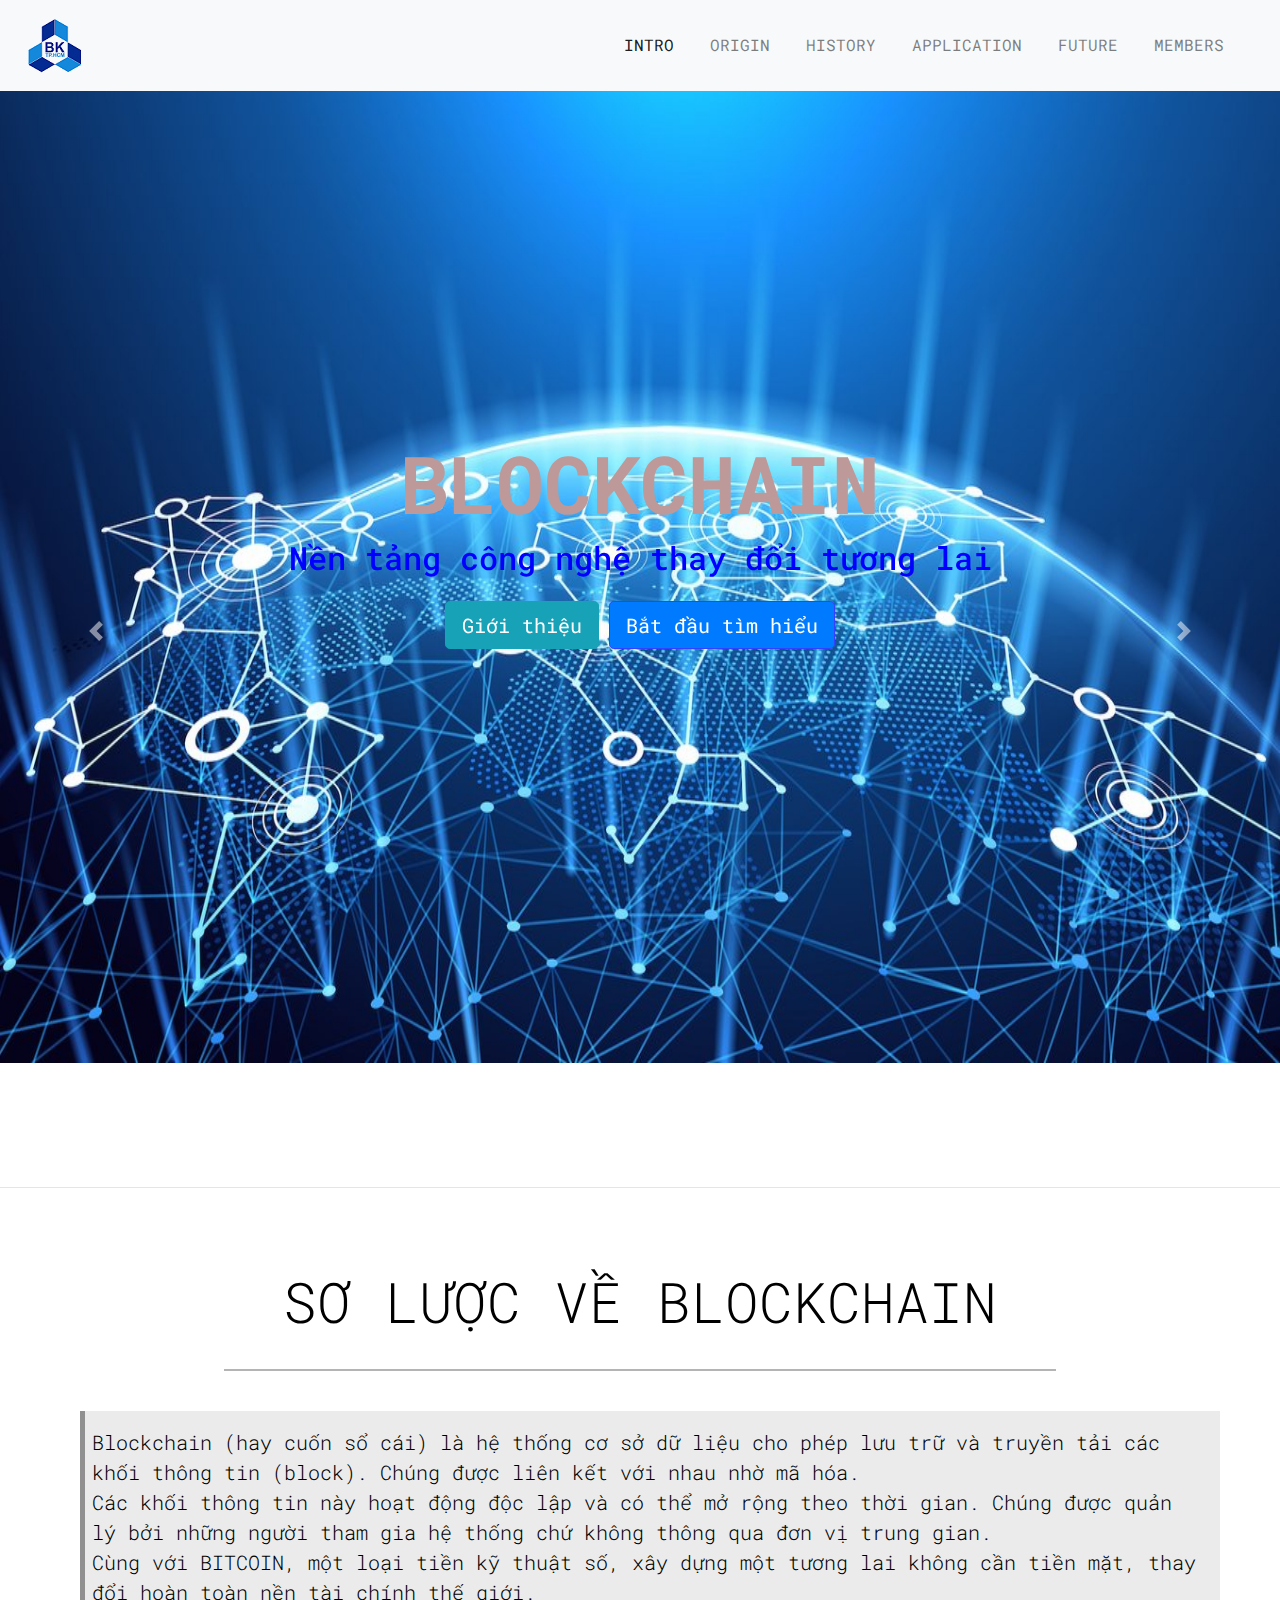
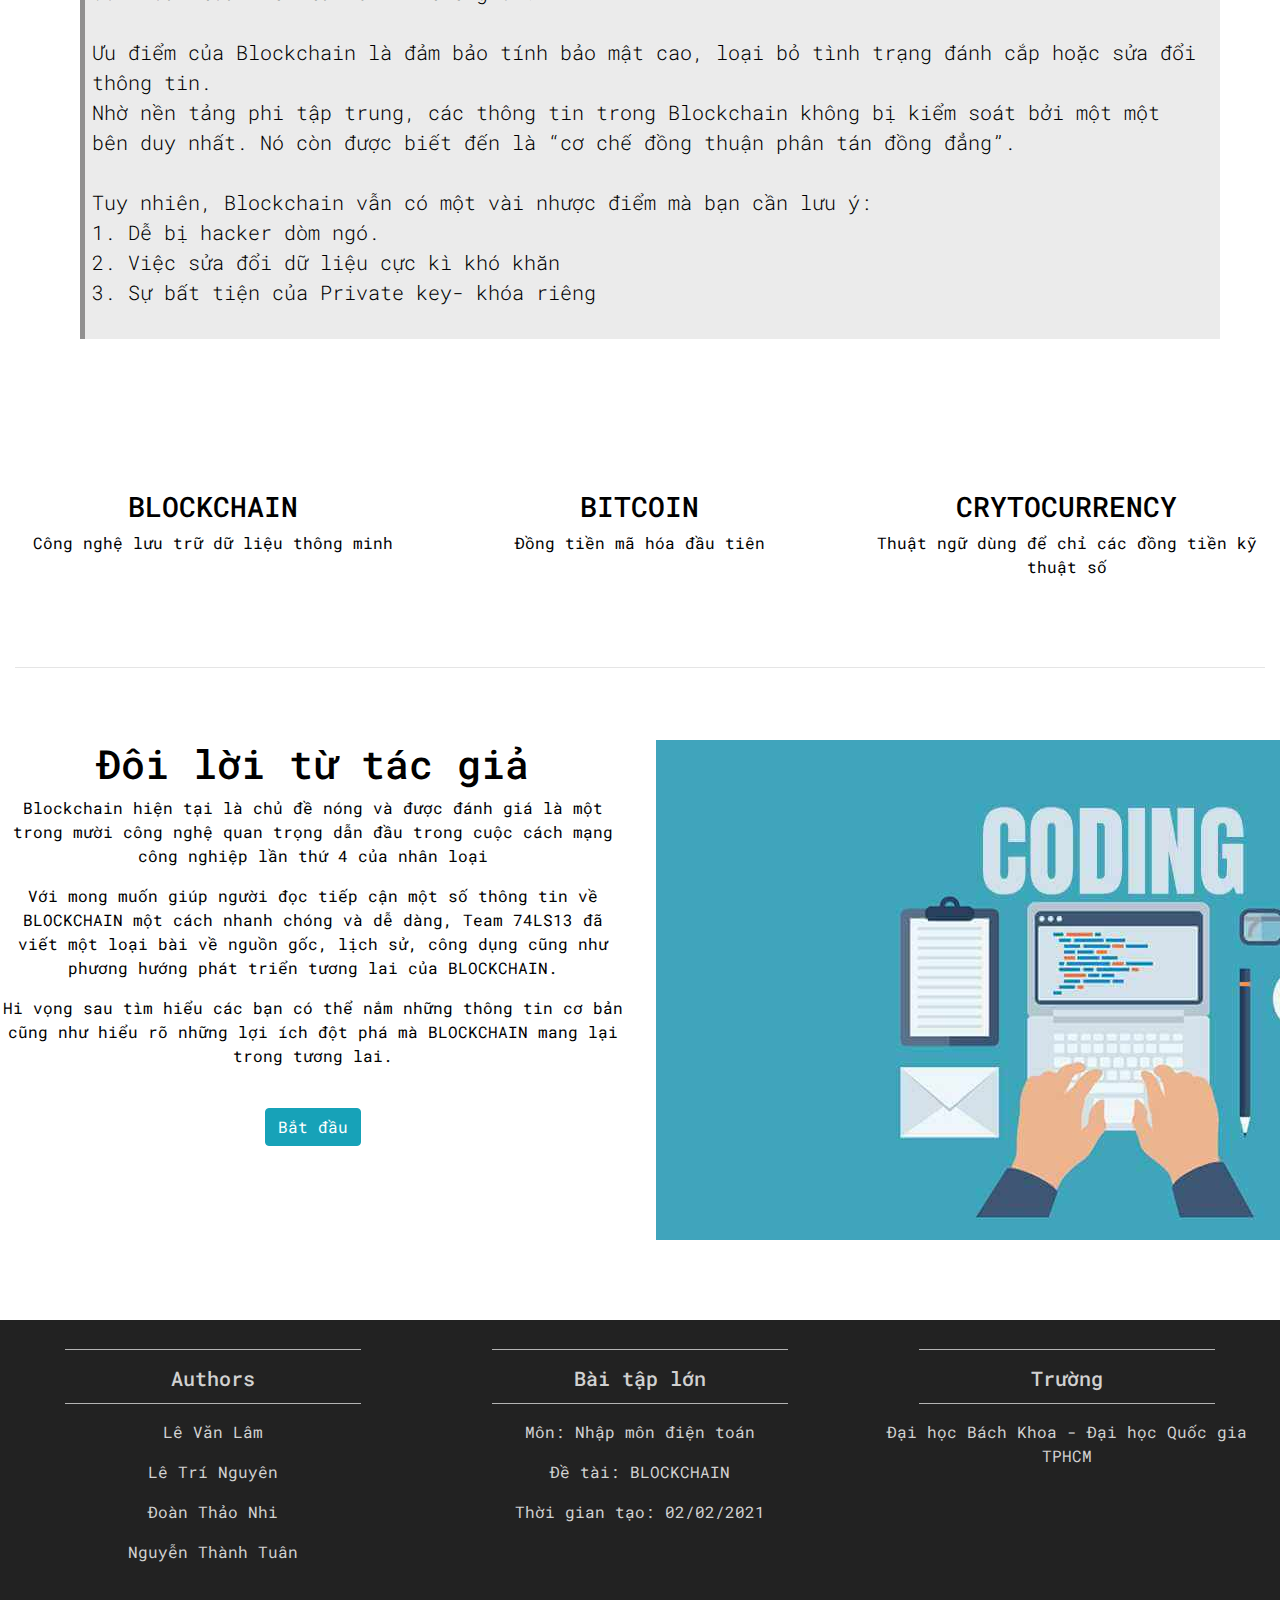
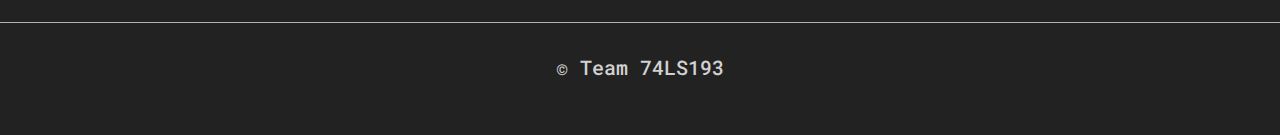
<file: index.html>
<!DOCTYPE html>

<head>
    <title>TEAM74LS193-BLOCKCHAIN</title>
    <meta charset="utf-8">
    <meta name="viewport" content="width=device-width, initial-scale=1">
    <link rel="stylesheet" href="https://maxcdn.bootstrapcdn.com/bootstrap/4.5.2/css/bootstrap.min.css">
    <script src="https://ajax.googleapis.com/ajax/libs/jquery/3.5.1/jquery.min.js"></script>
    <script src="https://cdnjs.cloudflare.com/ajax/libs/popper.js/1.16.0/umd/popper.min.js"></script>
    <script src="https://maxcdn.bootstrapcdn.com/bootstrap/4.5.2/js/bootstrap.min.js"></script>
    <link rel="stylesheet" href="https://use.fontawesome.com/releases/v5.6.1/css/all.css" integrity="sha384-gfdkjb5BdAXd+lj+gudLWI+BXq4IuLW5IT+brZEZsLFm++aCMlF1V92rMkPaX4PP" crossorigin="anonymous">
  <link rel="stylesheet" href="./styleofintro.css">


  <button onclick="topFunction()" id="myBtn" title="Go to top">TOP</i></button>

  <style>
  
  #myBtn {
      display: none;
      position: fixed;
      bottom: 10px;
      right: 43px;
      z-index: 99;
      font-size: 18px;
      border: none;
      outline: none;
      background-color: rgba(226, 96, 21, 0.329);
      color: white;
      cursor: pointer;
      padding: 15px;
      border-radius: 4px;
  }
  
  #myBtn:hover {
    background-color: #555;
  }
  </style>
  
  
  <script>
  // When the user scrolls down 20px from the top of the document, show the button
  window.onscroll = function() {scrollFunction()};
  
  function scrollFunction() {
      if (document.body.scrollTop > 20 || document.documentElement.scrollTop > 20) {
          document.getElementById("myBtn").style.display = "block";
      } else {
          document.getElementById("myBtn").style.display = "none";
      }
  }
  
  // When the user clicks on the button, scroll to the top of the document
  function topFunction() {
      document.body.scrollTop = 0;
      document.documentElement.scrollTop = 0;
  }
  </script>
</head>
 
   
  <body>
    <nav class="navbar navbar-expand-md navbar-light bg-light stickt-top">
      <div class="container-fluid">
           <a href="#" class="navbar-brand">
             <img src="./img/bklogo.png">
           </a>
           <div class="collapse navbar-collapse" id="navbarMenu">
             <ul class="navbar-nav ml-auto">
               <li class="nav-item"> <a  class="nav-link active">INTRO</a> </li>
               <li class="nav-item"> <a href="origin.html"  class="nav-link">ORIGIN</a> </li>
               <li class="nav-item">  <a href="history.html"  class="nav-link">HISTORY</a> </li>
               <li class="nav-item">  <a href="application.html" class="nav-link">APPLICATION</a> </li>
               <li class="nav-item"><a href="future.html"  class="nav-link">FUTURE</a> </li>
               <li class="nav-item"> <a href="members.html"  class="nav-link">MEMBERS</a> </li>
              </ul>  
           </div>
      </div> 
    </nav>
        

    <div class="carousel slide" id="slides" data-ride="carousel">
      <ul class="carousel-indicators">
          <li data-target="#slides" data-slide-to="0" class="active"></li>
          <li data-target="#slides" data-slide-to="1"></li>
          <li data-target="#slides" data-slide-to="2"></li>
          <li data-target="#slides" data-slide-to="3"></li>
          <li data-target="#slides" data-slide-to="4"></li>
      </ul>
      <div class="carousel-inner">
          <div class="carousel-item active">
              <img src="./img/blockchainis.jpg">
              <div class="carousel-caption">
                  <h1 class="display-2">Blockchain</h1>
                  <h3>Nền tảng công nghệ thay đổi tương lai</h3>
                  <a href="#overview"><button type="button" class="btn btn-info btn-lg">Giới thiệu</button></a>
                  <a href="origin.html"><button type="button" class="btn btn-primary btn-lg">Bắt đầu tìm hiểu</button></a>
              </div>
          </div>

          <div class="carousel-item">
              <img src="./img/back_history.png">
              <div class="carousel-caption">
                  
                  <h3>Tìm hiểu từng bước phát triển của công nghệ này từ năm 1991</h3>
                  <a href="#overview"><button type="button" class="btn btn-info btn-lg">Giới thiệu</button></a>
                  <a href="history.html"><button type="button" class="btn btn-primary btn-lg">Lịch sử</button></a>
              </div>
          </div>

          <div class="carousel-item">
              <img src="./img/backapp1.png">
              <div class="carousel-caption">
                 
                  <h3>Những ứng dụng đột phá của BLOCKCHAIN vào cuộc sống</h3>
                  <a href="#overview"><button type="button" class="btn btn-info btn-lg">Giới thiệu</button></a>
                  <a href="application.html"><button type="button" class="btn btn-primary btn-lg">Ứng dụng</button></a>
              </div>
          </div>

          <div class="carousel-item">
              <img src="./img/backfuture.png">
              <div class="carousel-caption">
                  
                  <h3>BLOCKCHAIN sẽ thay đổi những khía cạnh nào nữa trong tương lai?</h3>
                  <a href="#overview"><button type="button" class="btn btn-info btn-lg">Giới thiệu</button></a>
                  <a href="future.html"><button type="button" class="btn btn-primary btn-lg">Tiềm năng</button></a>
              </div>
          </div>
          
          <div class="carousel-item">
            <img src="./img/about.jfif">
            <div class="carousel-caption">
                
                <h3>THÀNH VIÊN VÀ CÁCH THỨC TEAM 74LS193 TẠO RA TRANG WEB NÀY</h3>
                <a href="#overview"><button type="button" class="btn btn-info btn-lg">Giới thiệu</button></a>
                <a href="members.html"><button type="button" class="btn btn-primary btn-lg">Members</button></a>
            </div>
        </div>
      <a class="carousel-control-prev" href="#slides" role="button" data-slide="prev">
          <span class="carousel-control-prev-icon" aria-hidden="true"></span>
          <span class="sr-only">Previous</span>
      </a>
      <a class="carousel-control-next" href="#slides" role="button" data-slide="next">
          <span class="carousel-control-next-icon" aria-hidden="true"></span>
          <span class="sr-only">Next</span>
      </a>
     </div>
    </div>
      <hr>

  <div class ="container" id="overview">
      <div class="row intro text-center">
            <div class="col-12">
            <h1 class="display-4">SƠ LƯỢC VỀ BLOCKCHAIN</h1>
            </div>
            <hr> 
      </div>
         <div class="row">
            <div class="col-12 infoblock">
                <p class="lead">
                    Blockchain (hay cuốn sổ cái) là hệ thống cơ sở dữ liệu cho phép lưu trữ và truyền tải các khối thông tin (block). Chúng được liên kết với nhau nhờ mã hóa.<br>
                    Các khối thông tin này hoạt động độc lập và có thể mở rộng theo thời gian. Chúng được quản lý bởi những người tham gia hệ thống chứ không thông qua đơn vị trung gian.<br>
                    Cùng với BITCOIN, một loại tiền kỹ thuật số, xây dựng một tương lai không cần tiền mặt, thay đổi hoàn toàn nền tài chính thế giới.<br>
                    <br> Ưu điểm của Blockchain là đảm bảo tính bảo mật cao, loại bỏ tình trạng đánh cắp hoặc sửa đổi thông tin.<br>   
                    Nhờ nền tảng phi tập trung, các thông tin trong Blockchain không bị kiểm soát bởi một một bên duy nhất. Nó còn được biết đến là “cơ chế đồng thuận phân tán đồng đẳng”.<br>

                    <br> Tuy nhiên, Blockchain vẫn có một vài nhược điểm mà bạn cần lưu ý:<br> 
                    1. Dễ bị hacker dòm ngó. <br>
                    2. Việc sửa đổi dữ liệu cực kì khó khăn <br>
                    3. Sự bất tiện của Private key- khóa riêng<br>
                </p>
            </div>
         </div>
    </div>
  
    <div class="container-fluid padding">
       <div class="row text-center padding">
            <div class="col-sm-6 col-md-4 col-lg-4 col-xl-4">
                <i class="fas fa-dice-d20"></i>
                <h3>BLOCKCHAIN</h3>
                <p>Công nghệ lưu trữ dữ liệu thông minh</p>
            </div>
            <div class="col-sm-6 col-md-4 col-lg-4 col-xl-4">
                <i class="fab fa-bitcoin"></i>
                <h3>BITCOIN</h3>
                <p>Đồng tiền mã hóa đầu tiên</p>
            </div>
            <div class="col-md-4 col-lg-4 col-xl-4">
                <i class="fab fa-ethereum"></i>
                <h3>CRYTOCURRENCY</h3>
                <p>Thuật ngữ dùng để chỉ các đồng tiền kỹ thuật số</p>
            </div>
        </div>
        <hr class="my-4">
     </div>
   
  <div class="container-fuild padding">
      <div class="row text-center padding">
           <div class="col-sm-12 col-md-4 col-lg-6 col-xl-6">
               <h1> Đôi lời từ tác giả</h1>
               <p>Blockchain hiện tại là chủ đề nóng và được đánh giá là một trong mười công nghệ quan trọng dẫn đầu trong cuộc cách mạng công nghiệp lần thứ 4 của nhân loại</p> 
                <p>Với mong muốn giúp người đọc tiếp cận một số thông tin về BLOCKCHAIN một cách nhanh chóng và dễ dàng, Team 74LS13 đã viết một loại bài về nguồn gốc, lịch sử, công dụng cũng như phương hướng phát triển tương lai của BLOCKCHAIN.</p>
                <p>Hi vọng sau tìm hiểu các bạn có thể nắm những thông tin cơ bản cũng như hiểu rõ những lợi ích đột phá mà BLOCKCHAIN mang lại trong tương lai.</p>
                <br>  <a href="./origin.html" class="btn btn-info">Bắt đầu</a>
            </div>
            <div class="col-sm-12 col-md-8 col-lg-6 col-xl-6" >
                <img src="./img/coder-dev.jpeg">
            </div>
      </div>
    </div>
<footer>
    <div class="container-fluid padding">
        <div class="row text-center">
            <div class=" col-sm-4 col-md-4 col-lg-4 col-xl-4">
                <hr class="light">
                <h5>Authors</h5>
                <hr class="light">
                <p>Lê Văn Lâm</p>
                <p>Lê Trí Nguyên</p>
                <p>Đoàn Thảo Nhi</p>
                <p>Nguyễn Thành Tuân</p>
            </div>
            <div class="col-sm-4 col-md-4 col-lg-4 col-xl-4">
                <hr class="light">
                <h5>Bài tập lớn</h5>
                <hr class="light">
                <p>Môn: Nhập môn điện toán</p>
                <p>Đề tài: BLOCKCHAIN</p>
                <p>Thời gian tạo: 02/02/2021</p>
            </div>
            <div class="col-sm-4 col-md-4 col-lg-4 col-xl-4">
                <hr class="light">
                <h5>Trường</h5>
                <hr class="light">
                <p>Đại học Bách Khoa - Đại học Quốc gia TPHCM</p>
            </div>
            <hr class="light-100">
            <div class="col-12"><h5>&copy; Team 74LS193</h5></div>
        </div>
    </div>
    </footer>
  </body>
</file>
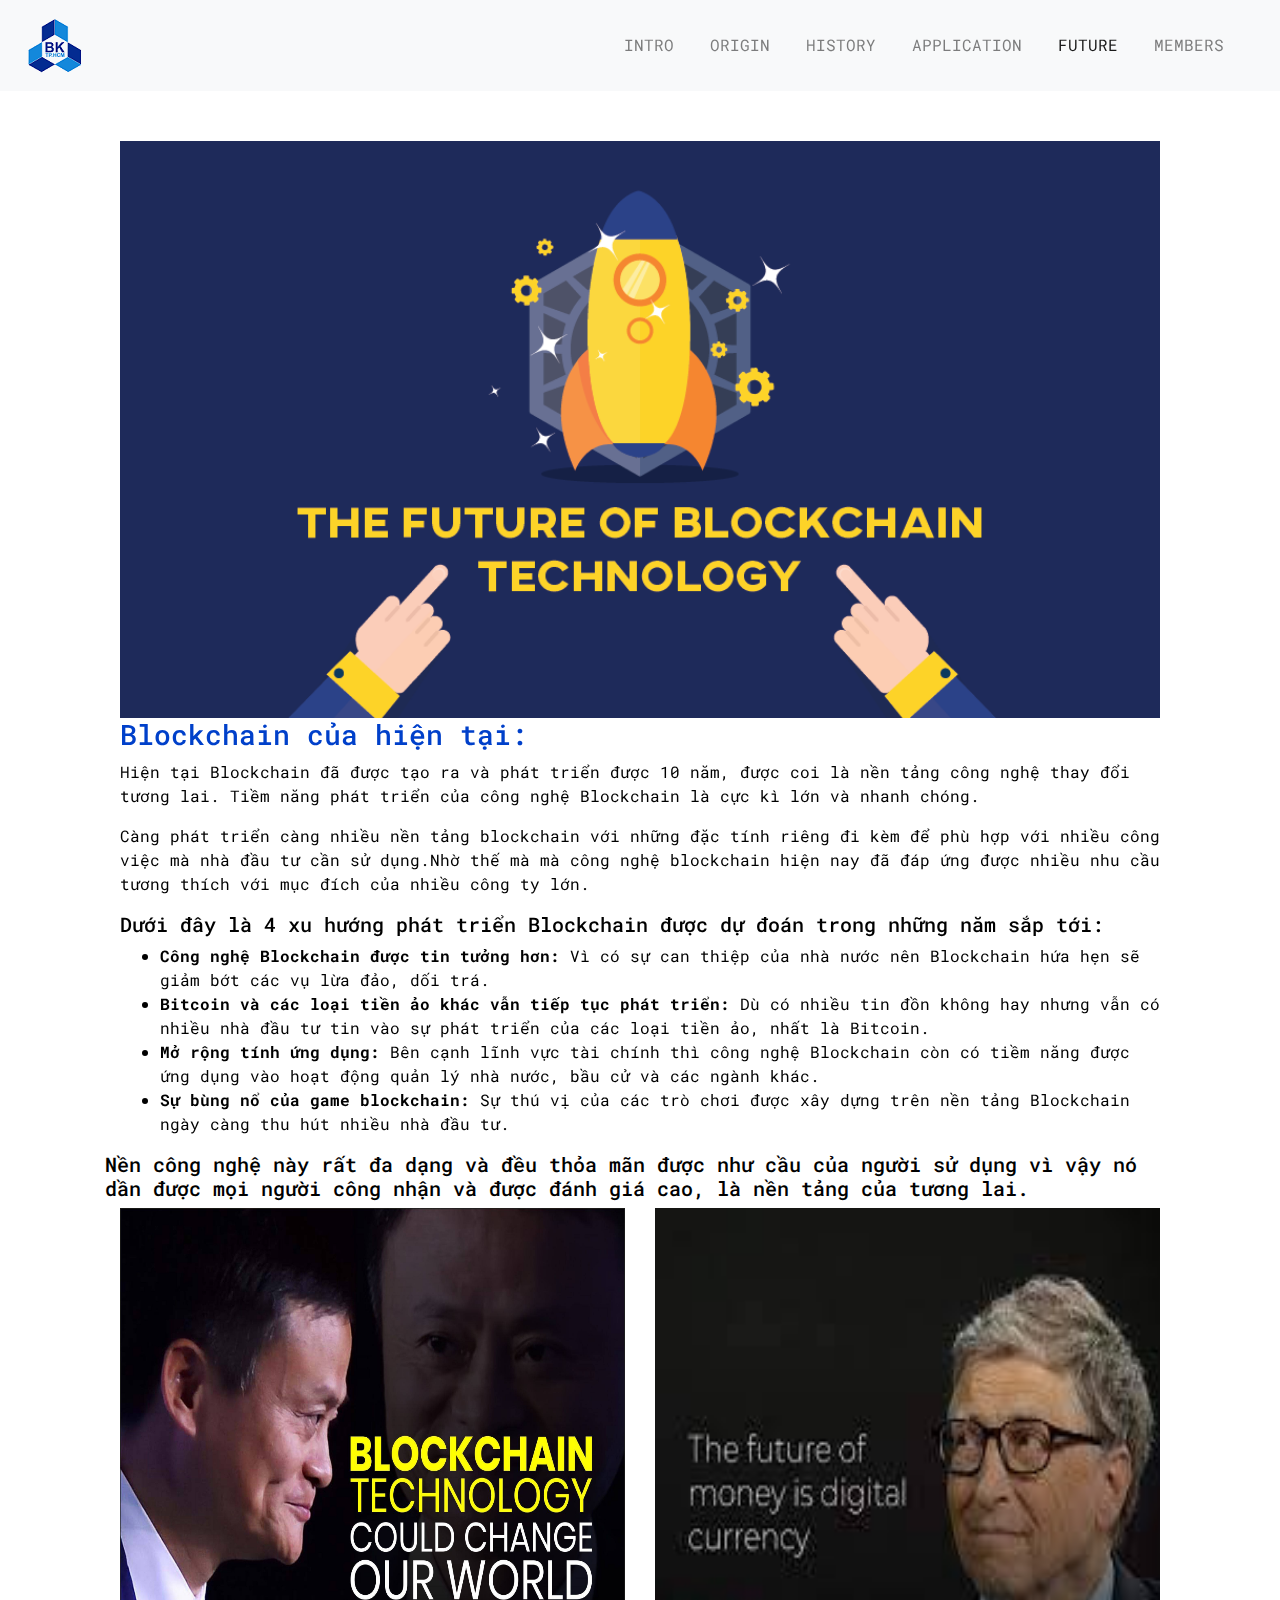
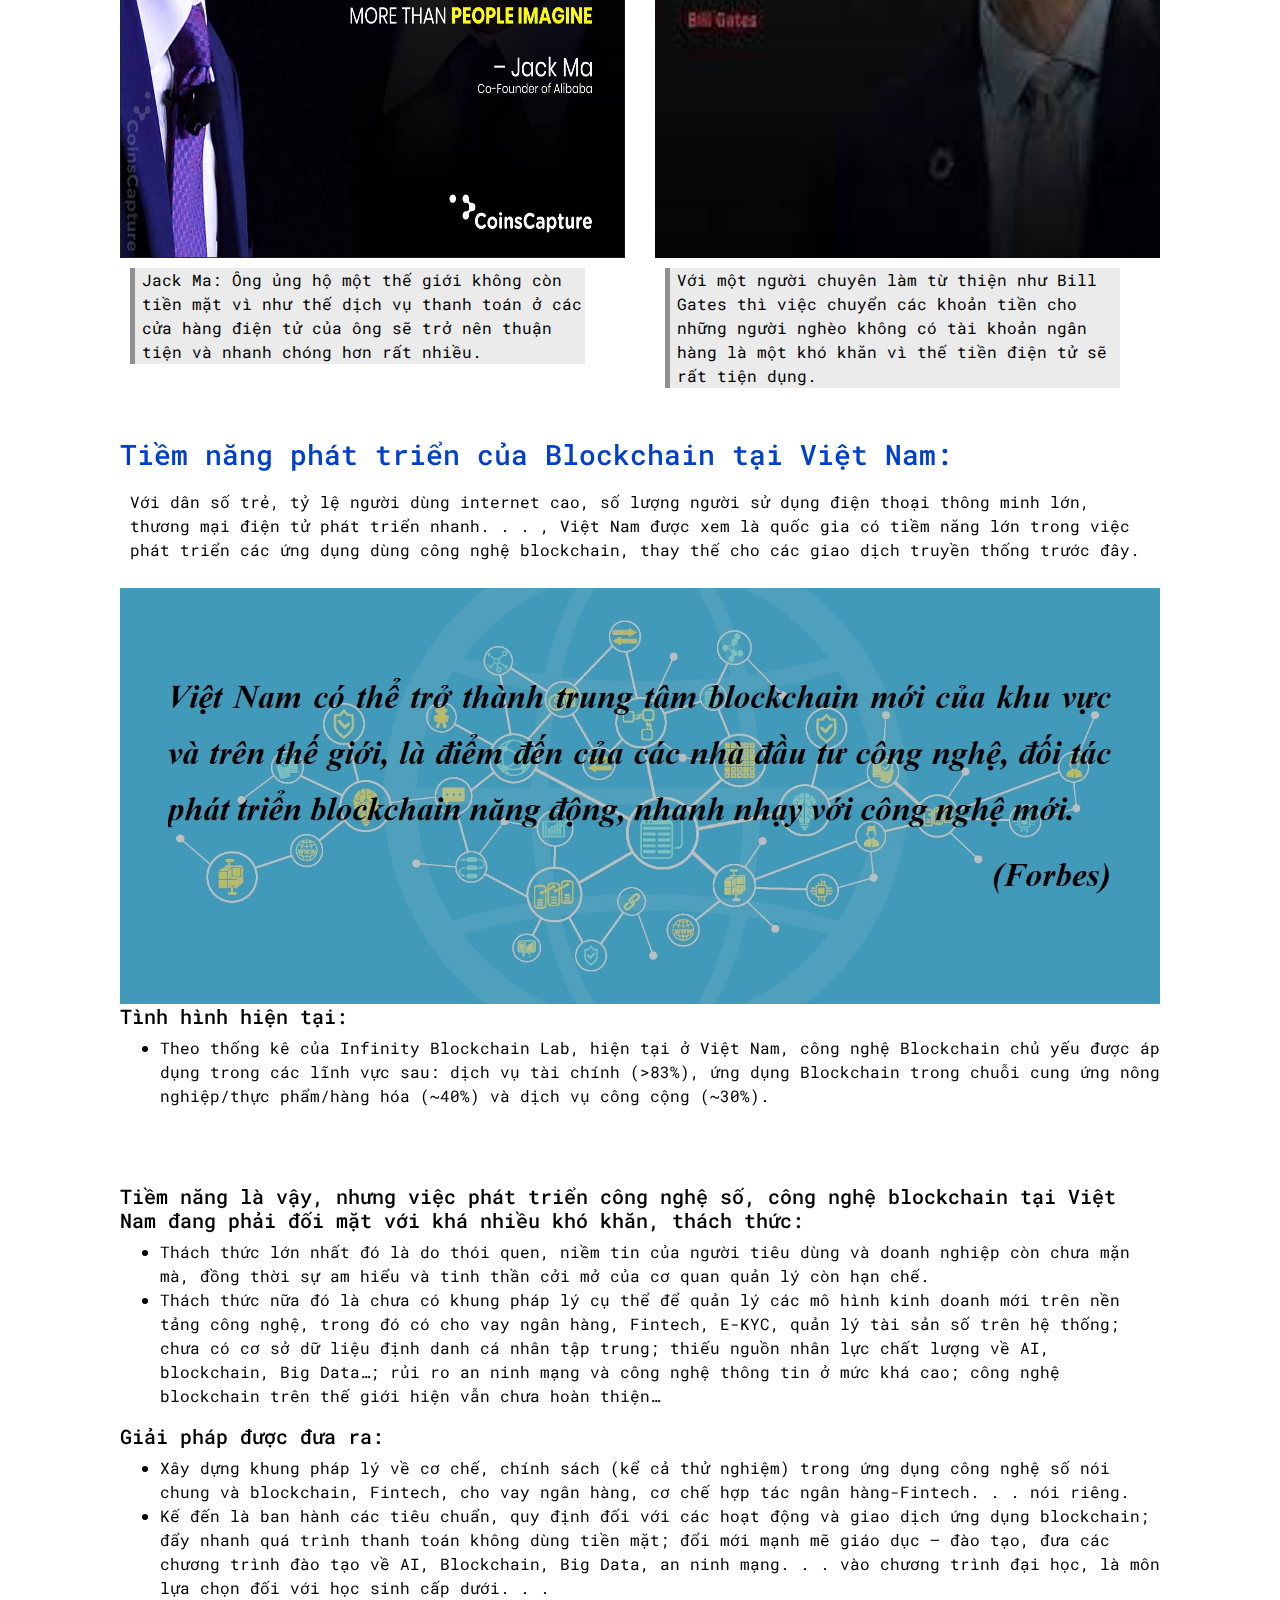
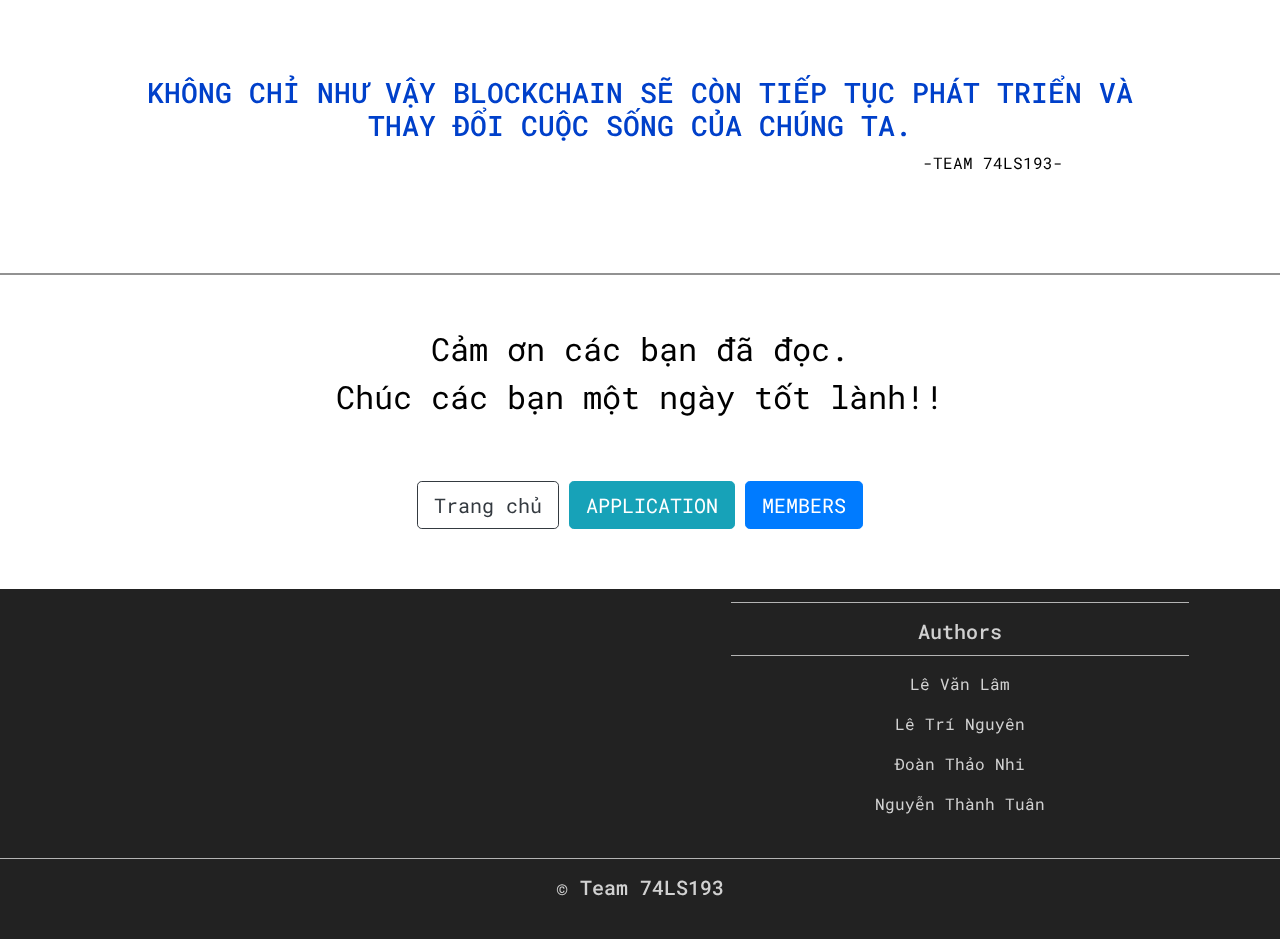
<file: future.html>
<!DOCTYPE html>

<head>
    <title>TEAM74LS193-BLOCKCHAIN</title>
    <meta charset="utf-8">
    <meta name="viewport" content="width=device-width, initial-scale=1">
    <link rel="stylesheet" href="https://maxcdn.bootstrapcdn.com/bootstrap/4.5.2/css/bootstrap.min.css">
    <script src="https://ajax.googleapis.com/ajax/libs/jquery/3.5.1/jquery.min.js"></script>
    <script src="https://cdnjs.cloudflare.com/ajax/libs/popper.js/1.16.0/umd/popper.min.js"></script>
    <script src="https://maxcdn.bootstrapcdn.com/bootstrap/4.5.2/js/bootstrap.min.js"></script>
    <link rel="stylesheet" href="./style.css">


    <button onclick="topFunction()" id="myBtn" title="Go to top">TOP</i></button>

    <style>
    
    #myBtn {
        display: none;
        position: fixed;
        bottom: 10px;
        right: 43px;
        z-index: 99;
        font-size: 18px;
        border: none;
        outline: none;
        background-color: rgba(226, 96, 21, 0.329);
        color: white;
        cursor: pointer;
        padding: 15px;
        border-radius: 4px;
    }
    
    #myBtn:hover {
      background-color: #555;
    }
    </style>
    
    
    <script>
    // When the user scrolls down 20px from the top of the document, show the button
    window.onscroll = function() {scrollFunction()};
    
    function scrollFunction() {
        if (document.body.scrollTop > 20 || document.documentElement.scrollTop > 20) {
            document.getElementById("myBtn").style.display = "block";
        } else {
            document.getElementById("myBtn").style.display = "none";
        }
    }
    
    // When the user clicks on the button, scroll to the top of the document
    function topFunction() {
        document.body.scrollTop = 0;
        document.documentElement.scrollTop = 0;
    }
    </script>
</head>
 
 
 
  <body>
    <nav class="navbar navbar-expand-md navbar-light bg-light stickt-top">
      <div class="container-fluid">
           <a href="#" class="navbar-brand">
             <img src="./img/bklogo.png">
           </a>
           <div class="collapse navbar-collapse" id="navbarMenu">
             <ul class="navbar-nav ml-auto">
               <li class="nav-item"> <a href="index.html" class="nav-link">INTRO</a> </li>
               <li class="nav-item"> <a href="origin.html"  class="nav-link">ORIGIN</a> </li>
               <li class="nav-item">  <a href="history.html"  class="nav-link">HISTORY</a> </li>
               <li class="nav-item">  <a href="application.html" class="nav-link">APPLICATION</a> </li>
               <li class="nav-item"><a class="nav-link active">FUTURE</a> </li>
               <li class="nav-item"> <a href="members.html"  class="nav-link">MEMBERS</a> </li>
              </ul>  
           </div>
      </div> 
       </nav>
      <main class="container">
          <div class="row padding">
              <div class="col-lg-12"> <figure><img src="./img/backfuture.png"></figure></div>
               <div class="col-lg-12">
                   <h3> Blockchain của hiện tại:</h3>
                   <p>Hiện tại Blockchain đã được tạo ra và phát triển được 10 năm, được coi là nền tảng công nghệ thay đổi tương lai. Tiềm năng phát triển của công nghệ Blockchain là cực kì lớn và nhanh chóng.</p>
                    <p>Càng phát triển càng nhiều nền tảng blockchain với những đặc tính riêng đi kèm để phù hợp với nhiều công việc mà nhà đầu tư cần sử dụng.Nhờ thế mà mà công nghệ blockchain hiện nay đã đáp ứng được nhiều nhu cầu tương thích với mục đích của nhiều công ty lớn.</p>
                </div> 
                
               <div class="col-lg-12">
                    <h5>Dưới đây là 4 xu hướng phát triển Blockchain được dự đoán trong những năm sắp tới:</h5>
                    <ul>
                        <li> <b>Công nghệ Blockchain được tin tưởng hơn:</b> Vì có sự can thiệp của nhà nước nên Blockchain hứa hẹn sẽ giảm bớt các vụ lừa đảo, dối trá.</li>
                        <li> <b>Bitcoin và các loại tiền ảo khác vẫn tiếp tục phát triển:</b> Dù có nhiều tin đồn không hay nhưng vẫn có nhiều nhà đầu tư tin vào sự phát triển của các loại tiền ảo, nhất là Bitcoin.</li>
                        <li> <b>Mở rộng tính ứng dụng:</b> Bên cạnh lĩnh vực tài chính thì công nghệ Blockchain còn có tiềm năng được ứng dụng vào hoạt động quản lý nhà nước, bầu cử và các ngành khác.</li>
                        <li> <b>Sự bùng nổ của game blockchain:</b> Sự thú vị của các trò chơi được xây dựng trên nền tảng Blockchain ngày càng thu hút nhiều nhà đầu tư.</li>
                    </ul>
               </div>

               <div> <h5>Nền công nghệ này rất đa dạng và đều thỏa mãn được như cầu của người sử dụng vì vậy nó dần được mọi người công nhận và được đánh giá cao, là nền tảng của tương lai.</h5></div>
                   <div class="col-lg-6"> <figure><img src="./img/jackma.jpg"></figure>     <p class="infoblock">Jack Ma: Ông ủng hộ một thế giới không còn tiền mặt vì như thế dịch vụ thanh toán ở các cửa hàng điện tử của ông sẽ trở nên thuận tiện và nhanh chóng hơn rất nhiều.</p> </div>
                   <div class="col-lg-6"> <figure><img src="./img/billgates2.jpg"></figure> <p class="infoblock">Với một người chuyên làm từ thiện như Bill Gates thì việc chuyển các khoản tiền cho những người nghèo không có tài khoản ngân hàng là một khó khăn vì thế tiền điện tử sẽ rất tiện dụng.</p></div>
                  
                   <div class="breakblock"></div>
                   <div class="breakblock"></div>
                   <div class="breakblock"></div>
               <div class="col-lg-12">
                   <h3>Tiềm năng phát triển của Blockchain tại Việt Nam:</h3>
                   <p style="padding: 10px;">Với dân số trẻ, tỷ lệ người dùng internet cao, số lượng người sử dụng điện thoại
                    thông minh lớn, thương mại điện tử phát triển nhanh. . . , Việt Nam được
                    xem là quốc gia có tiềm năng lớn trong việc phát triển các ứng dụng dùng
                    công nghệ blockchain, thay thế cho các giao dịch truyền thống trước đây.</p>
                </div>
                <img src="./img/factvn.jpg" class="col-12">
                <div class="col-12">
                    <h5>Tình hình hiện tại:</h5>
                   <ul>
                      <li><p>Theo thống kê của Infinity Blockchain Lab, hiện tại ở Việt Nam, công nghệ Blockchain chủ yếu được áp dụng trong các lĩnh vực sau: dịch vụ tài chính (>83%), ứng dụng Blockchain trong chuỗi cung ứng nông nghiệp/thực phẩm/hàng hóa (~40%) và dịch vụ công cộng (~30%).</p></li> 
                   </ul>                 
                </div>




                      <div class="breakblock"></div>
                    <div class="col-lg-12">
                       <h5>Tiềm năng là vậy, nhưng việc phát triển công nghệ số, công nghệ blockchain tại Việt Nam đang phải đối mặt với khá nhiều khó khăn, thách thức:</h5>
                       <ul>
                           <li>Thách thức lớn nhất đó là do thói quen, niềm tin của người tiêu dùng và doanh nghiệp còn chưa mặn mà, đồng thời sự am hiểu và tinh thần cởi mở của cơ quan quản lý còn hạn chế.</li>
                            <li>Thách thức nữa đó là chưa có khung pháp lý cụ thể để quản lý các mô hình kinh doanh mới trên nền tảng công nghệ, trong đó có cho vay ngân hàng, Fintech, E-KYC, quản lý tài sản số trên hệ thống; chưa có cơ sở dữ liệu định danh cá nhân tập trung; thiếu nguồn nhân lực chất lượng về AI, blockchain, Big Data…; rủi ro an ninh mạng và công nghệ thông tin ở mức khá cao; công nghệ blockchain trên thế giới hiện vẫn chưa hoàn thiện…</li>
                        </ul>   
                    </div>
                    <div class="col-lg-12">
                        <h5>Giải pháp được đưa ra:</h5>
                        <ul>
                            <li>Xây dựng khung pháp lý về cơ chế, chính sách (kể cả thử nghiệm) trong
                                ứng dụng công nghệ số nói chung và blockchain, Fintech, cho vay ngân hàng,
                                cơ chế hợp tác ngân hàng-Fintech. . . nói riêng.</li>
                            <li>Kế đến là ban hành các tiêu chuẩn, quy định đối với các hoạt động và
                                giao dịch ứng dụng blockchain; đẩy nhanh quá trình thanh toán không dùng
                                tiền mặt; đổi mới mạnh mẽ giáo dục – đào tạo, đưa các chương trình đào tạo
                                về AI, Blockchain, Big Data, an ninh mạng. . . vào chương trình đại học, là
                                môn lựa chọn đối với học sinh cấp dưới. . .</li>
                        </ul>
                    </div>
                    <div class="breakblock"></div>
         <div class="col-lg-12" > <center><h3>KHÔNG CHỈ NHƯ VẬY BLOCKCHAIN SẼ CÒN TIẾP TỤC PHÁT TRIỂN  VÀ THAY ĐỔI CUỘC SỐNG CỦA CHÚNG TA.</h3></center></div>
         <div class="col-lg-9"></div>
       <div class="col-lg-3"> <p>-TEAM 74LS193-</p></div>
        </div>
      </main>



       <hr style="  border-top: 2px solid rgb(146, 146, 146);">
       <div class="container">
         <div class="row text-center">
             <div class="col-lg-12">
               <h style="font-size: 200%;">Cảm ơn các bạn đã đọc.</h> <br>
               <h style="font-size: 200%;"> Chúc các bạn một ngày tốt lành!!</h>
                 <div class="breakblock"></div>
                 <a href="./index.html" class="btn btn-outline-dark btn-lg">Trang chủ</a>
                 <a href="./application.html" class="btn btn-info btn-lg">APPLICATION</a>
                 <a href="./members.html" class="btn btn-primary btn-lg">MEMBERS</a>
             </div>
         </div>
     </div>
     
     <footer>
         <div class="container-fluid padding">
             <div class="row text-center">
                 <div class="col-md-6"> </div>
                 <div class="col-md-6">
                     <hr class="light">
                     <h5>Authors</h5>
                     <hr class="light">
                     <p>Lê Văn Lâm</p>
                     <p>Lê Trí Nguyên</p>
                     <p>Đoàn Thảo Nhi</p>
                     <p>Nguyễn Thành Tuân</p>
                 </div>
                 <hr class="light-100">
                 <div class="col-12">
                     <h5>&copy; Team 74LS193</h5>
                 </div>
             </div>
         </div>
     </footer>
     

  </body>
</file>
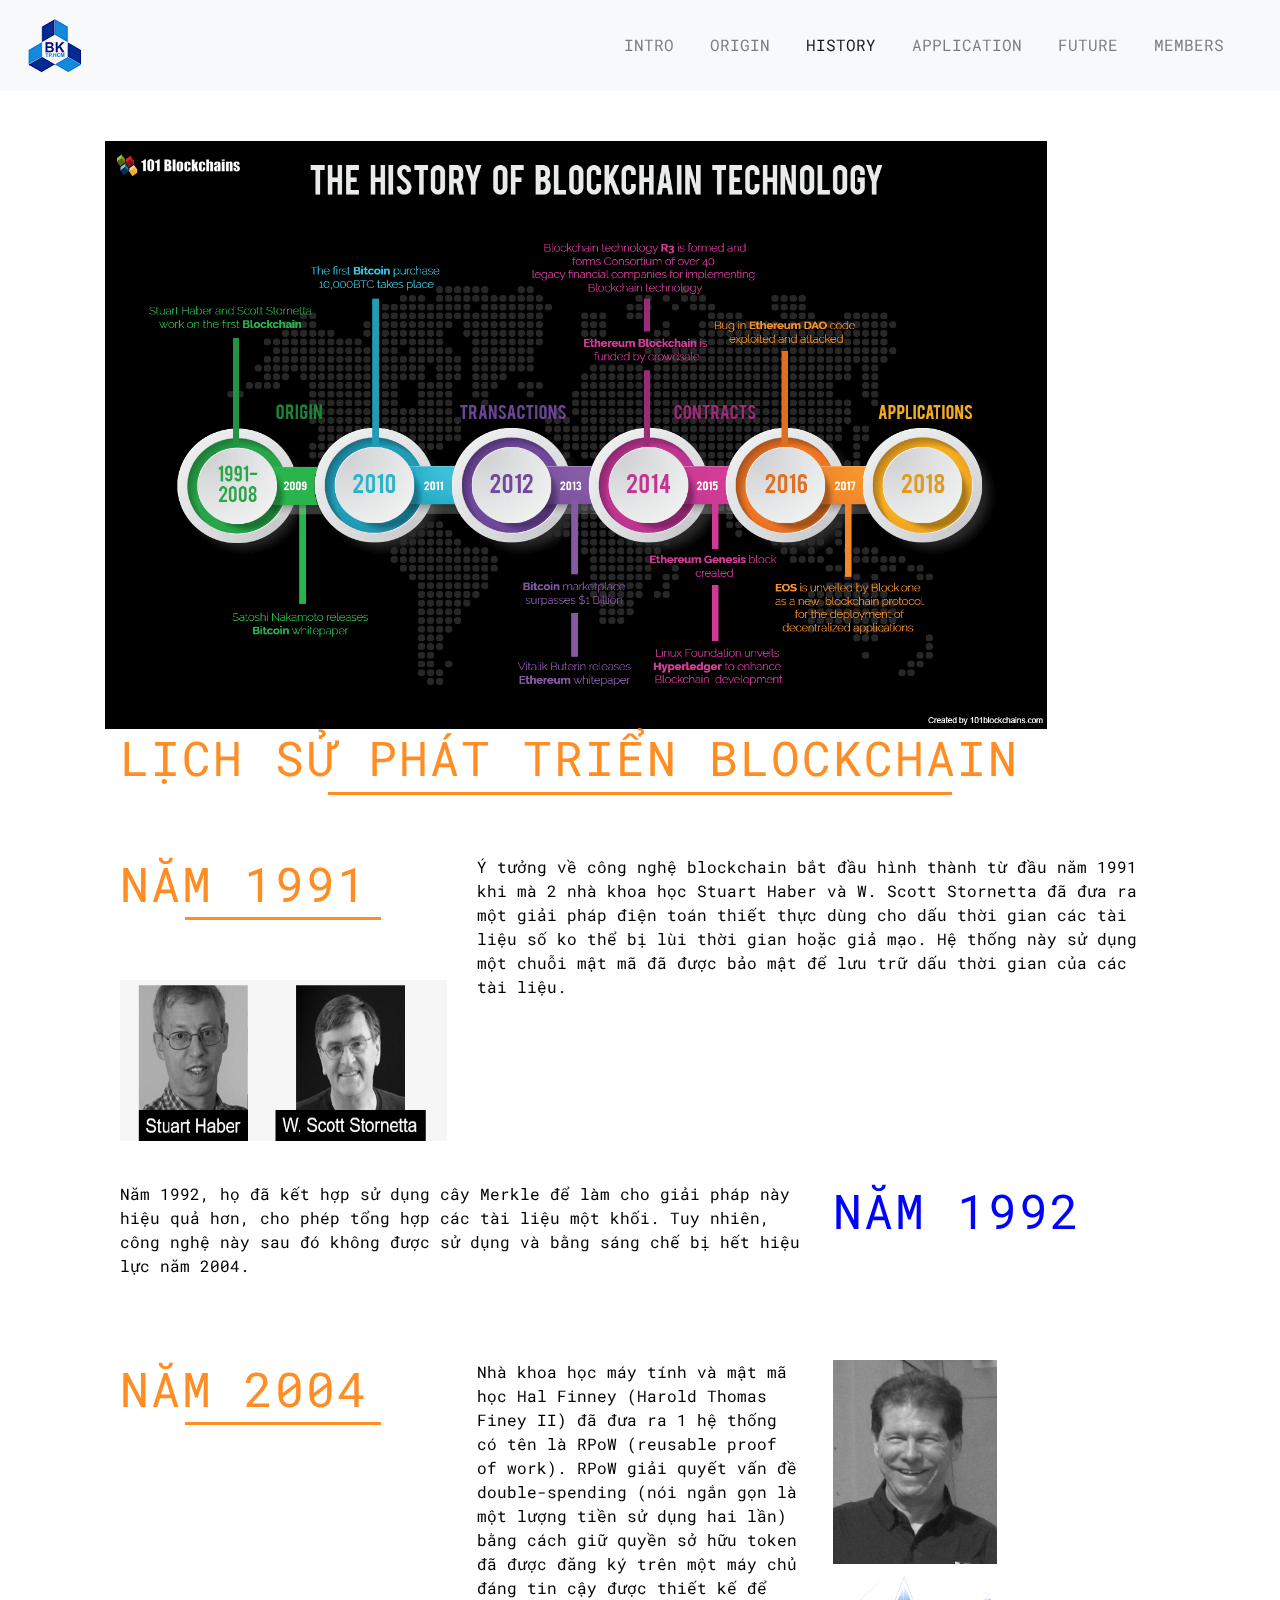
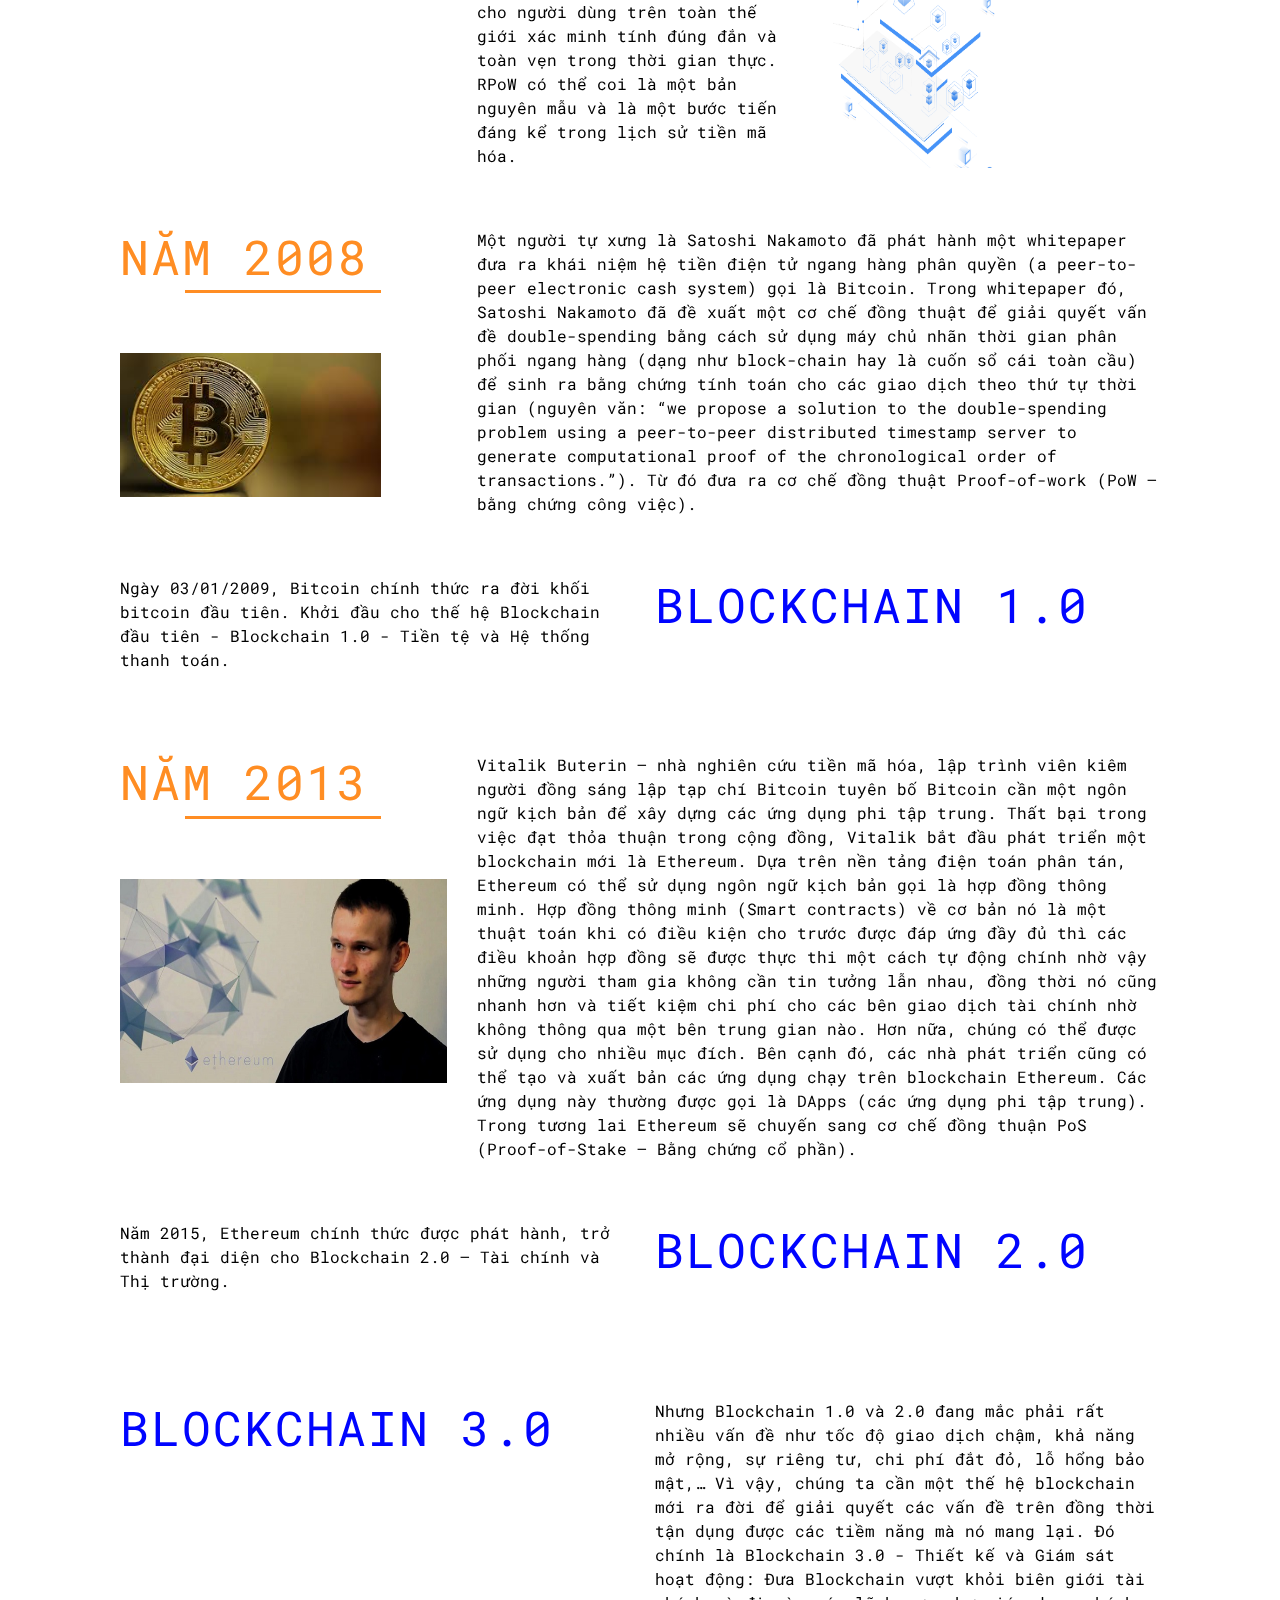
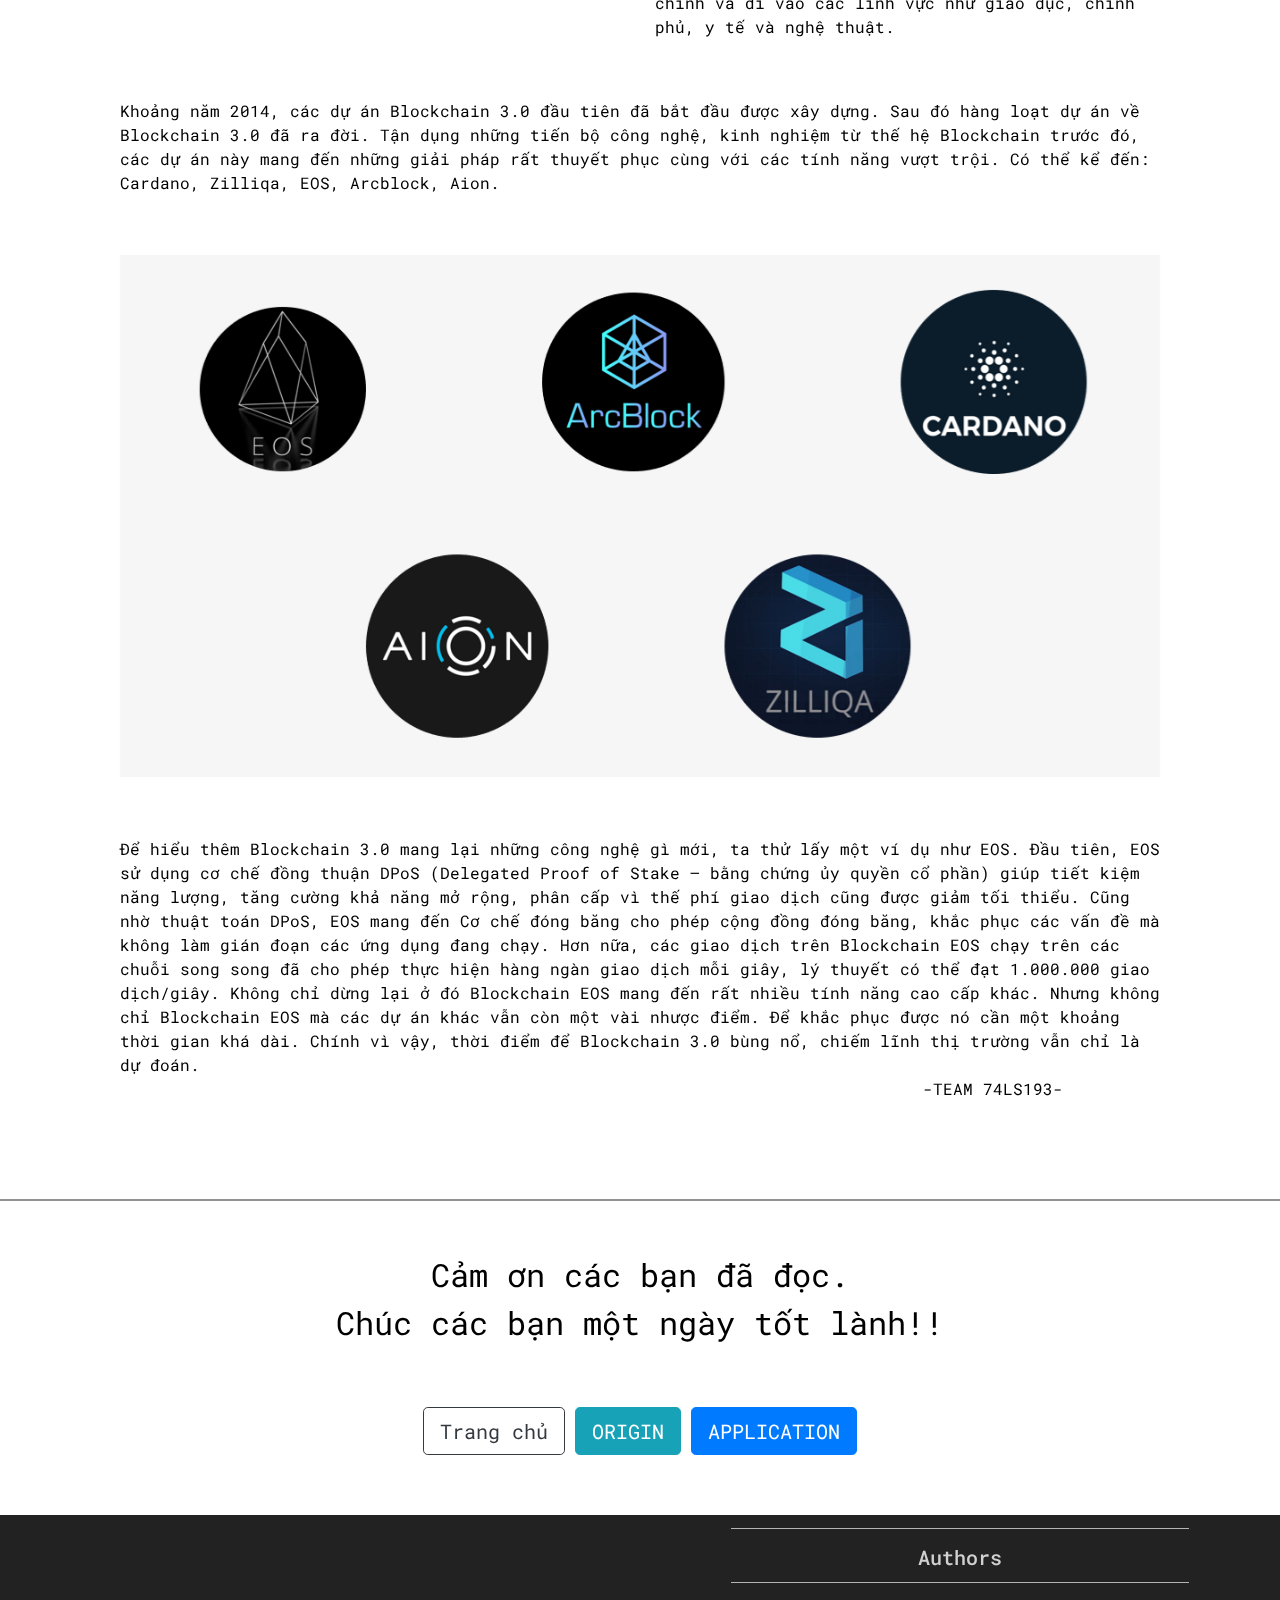
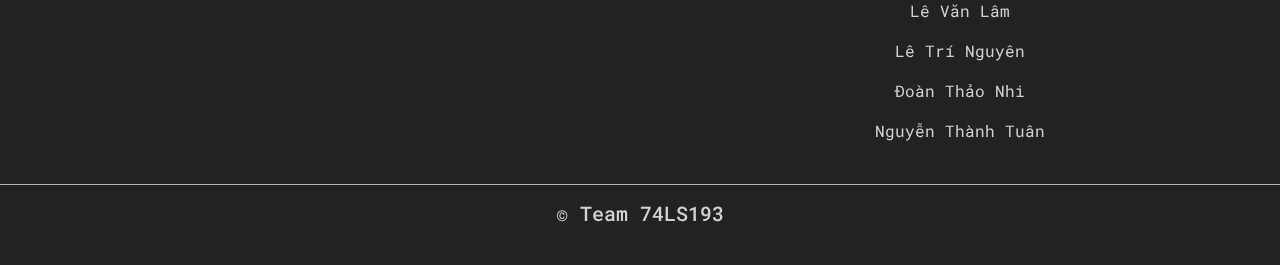
<file: history.html>
<!DOCTYPE html>

<head>
    <title>TEAM74LS193-BLOCKCHAIN</title>
    <meta charset="utf-8">
    <meta name="viewport" content="width=device-width, initial-scale=1">
    <link rel="stylesheet" href="https://maxcdn.bootstrapcdn.com/bootstrap/4.5.2/css/bootstrap.min.css">
    <script src="https://ajax.googleapis.com/ajax/libs/jquery/3.5.1/jquery.min.js"></script>
    <script src="https://cdnjs.cloudflare.com/ajax/libs/popper.js/1.16.0/umd/popper.min.js"></script>
    <script src="https://maxcdn.bootstrapcdn.com/bootstrap/4.5.2/js/bootstrap.min.js"></script>
    <link rel="stylesheet" href="./style.css">

    <button onclick="topFunction()" id="myBtn" title="Go to top">TOP</i></button>

    <style>
    
    #myBtn {
        display: none;
        position: fixed;
        bottom: 10px;
        right: 43px;
        z-index: 99;
        font-size: 18px;
        border: none;
        outline: none;
        background-color: rgba(226, 96, 21, 0.329);
        color: white;
        cursor: pointer;
        padding: 15px;
        border-radius: 4px;
    }
    
    #myBtn:hover {
      background-color: #555;
    }
    </style>
    
    
    <script>
    // When the user scrolls down 20px from the top of the document, show the button
    window.onscroll = function() {scrollFunction()};
    
    function scrollFunction() {
        if (document.body.scrollTop > 20 || document.documentElement.scrollTop > 20) {
            document.getElementById("myBtn").style.display = "block";
        } else {
            document.getElementById("myBtn").style.display = "none";
        }
    }
    
    // When the user clicks on the button, scroll to the top of the document
    function topFunction() {
        document.body.scrollTop = 0;
        document.documentElement.scrollTop = 0;
    }
    </script>
</head>
 
 
 
  <body>
    <nav class="navbar navbar-expand-md navbar-light bg-light stickt-top">
        <div class="container-fluid">
             <a href="#" class="navbar-brand">
               <img src="./img/bklogo.png">
             </a>
             <div class="collapse navbar-collapse" id="navbarMenu">
               <ul class="navbar-nav ml-auto">
                 <li class="nav-item"> <a href="index.html" class="nav-link">INTRO</a> </li>
                 <li class="nav-item"> <a href="origin.html"  class="nav-link">ORIGIN</a> </li>
                 <li class="nav-item">  <a class="nav-link active">HISTORY</a> </li>
                 <li class="nav-item">  <a href="application.html"  class="nav-link">APPLICATION</a> </li>
                 <li class="nav-item"><a href="future.html"  class="nav-link">FUTURE</a> </li>
                 <li class="nav-item"> <a href="members.html"  class="nav-link">MEMBERS</a> </li>
                </ul>  
             </div>
        </div> 
    </nav> 
  
  <main class="container">
    <div class="row padding">
        <img src="./img/back_history.png" class="col-xs-12" style="width:88%;" >
        <div class="col-lg-12"><h1>LỊCH SỬ PHÁT TRIỂN BLOCKCHAIN</h1></div>
        <div class="col-lg-4">
            <h1>Năm 1991</h1>
            <figure>
                <img src="./img/1991.png" id="img1991">
            </figure>
        </div>
        <br>
        <div class="col-lg-8">
            Ý tưởng về công nghệ blockchain bắt đầu hình thành từ đầu năm 1991 khi mà 2 nhà khoa học Stuart Haber và W. Scott Stornetta đã đưa ra một giải pháp điện toán thiết thực dùng cho dấu thời gian các tài liệu số ko thể bị lùi thời gian hoặc giả mạo. Hệ thống này sử dụng một chuỗi mật mã đã được bảo mật để lưu trữ dấu thời gian của các tài liệu. 
        </div>

        <div class="breakblock"></div>

        <div class="col-lg-8">
            Năm 1992, họ đã kết hợp sử dụng cây Merkle để làm cho giải pháp này hiệu quả hơn, cho phép tổng hợp các tài liệu một khối. Tuy nhiên, công nghệ này sau đó không được sử dụng và bằng sáng chế bị hết hiệu lực năm 2004.
        </div>
        <div class="col-lg-4">
            <h2>Năm 1992</h2>
        </div>

        <div class="breakblock"></div>

        <div class="col-lg-4">
            <h1>Năm 2004</h1>
        </div>
        <div class="col-lg-4">
           Nhà khoa học máy tính và mật mã học Hal Finney (Harold Thomas Finey II) đã đưa ra 1 hệ thống có tên là RPoW (reusable proof of work). RPoW giải quyết vấn đề double-spending (nói ngắn gọn là một lượng tiền sử dụng hai lần) bằng cách giữ quyền sở hữu token đã được đăng ký trên một máy chủ đáng tin cậy được thiết kế để cho người dùng trên toàn thế giới xác minh tính đúng đắn và toàn vẹn trong thời gian thực. RPoW có thể coi là một bản nguyên mẫu và là một bước tiến đáng kể trong lịch sử tiền mã hóa. 
        </div>
        <div class="col-lg-4">
            <figure id="img2004">
                <img src="./img/2004-1.jpg">
                <img src="./img/2004-2.png">
            </figure>
        </div>

        <div class="breakblock"></div>

        <div class="col-lg-4">
            <h1>Năm 2008</h1>
            <figure id="img2008">
                <img src="./img/2008-2.jpg">
            </figure>
        </div>
        <div class="col-lg-8">
            Một người tự xưng là Satoshi Nakamoto đã phát hành một whitepaper đưa ra khái niệm hệ tiền điện tử ngang hàng phân quyền (a peer-to-peer electronic cash system) gọi là Bitcoin. Trong whitepaper đó, Satoshi Nakamoto đã đề xuất một cơ chế đồng thuật để giải quyết vấn đề double-spending bằng cách sử dụng máy chủ nhãn thời gian phân phối ngang hàng (dạng  như block-chain hay là cuốn sổ cái toàn cầu) để sinh ra bằng chứng tính toán cho các giao dịch theo thứ tự thời gian (nguyên văn: “we propose a solution to the double-spending problem using a peer-to-peer distributed timestamp server to generate computational proof of the chronological order of transactions.”). Từ đó đưa ra cơ chế đồng thuật Proof-of-work (PoW – bằng chứng công việc).
        </div>

        <div class="breakblock"></div>

        <div class="col-lg-6">
            Ngày 03/01/2009, Bitcoin chính thức ra đời khối bitcoin đầu tiên. Khởi đầu cho thế hệ Blockchain đầu tiên -  Blockchain 1.0 - Tiền tệ và Hệ thống thanh toán. 
        </div>
        <div class="col-lg-6"><h2>Blockchain 1.0</h2></div>

        <div class="breakblock"></div>

        <div class="col-lg-4">
            <h1>Năm 2013</h1>
            <figure id="img2013">
                <img src="./img/2013.jpg">
            </figure>        
        </div>
        <div class="col-lg-8">
            Vitalik Buterin – nhà nghiên cứu tiền mã hóa, lập trình viên kiêm người đồng sáng lập tạp chí Bitcoin tuyên bố Bitcoin cần một ngôn ngữ kịch bản để xây dựng các ứng dụng phi tập trung. Thất bại trong việc đạt thỏa thuận trong cộng đồng, Vitalik bắt đầu phát triển một blockchain mới là Ethereum. Dựa trên nền tảng điện toán phân tán, Ethereum có thể sử dụng ngôn ngữ kịch bản gọi là hợp đồng thông minh. Hợp đồng thông minh (Smart contracts) về cơ bản nó là một thuật toán khi có điều kiện cho trước được đáp ứng đầy đủ thì các điều khoản hợp đồng sẽ được thực thi một cách tự động chính nhờ vậy những người tham gia không cần tin tưởng lẫn nhau, đồng thời nó cũng nhanh hơn và tiết kiệm chi phí cho các bên giao dịch tài chính nhờ không thông qua một bên trung gian nào. Hơn nữa, chúng có thể được sử dụng cho nhiều mục đích. Bên cạnh đó, các nhà phát triển cũng có thể tạo và xuất bản các ứng dụng chạy trên blockchain Ethereum. Các ứng dụng này thường được gọi là DApps (các ứng dụng phi tập trung). Trong tương lai Ethereum sẽ chuyến sang cơ chế đồng thuận PoS (Proof-of-Stake – Bằng chứng cổ phần).
        </div>

        <div class="breakblock"></div>
        
        <div class="col-lg-6">
            Năm 2015, Ethereum chính thức được phát hành, trở thành đại diện cho Blockchain 2.0 – Tài chính và Thị trường. 
        </div>
        <div class="col-lg-6"><h2>Blockchain 2.0</h2></div>

        <div class="breakblock"></div>

        <div class="col-lg-6"><h2>Blockchain 3.0</h2></div>
        <div class="col-lg-6">
            Nhưng Blockchain 1.0 và 2.0 đang mắc phải rất nhiều vấn đề như tốc độ giao dịch chậm, khả năng mở rộng, sự riêng tư, chi phí đắt đỏ, lỗ hổng bảo mật,… Vì vậy, chúng ta cần một thế hệ blockchain mới ra đời để giải quyết các vấn đề trên đồng thời tận dụng được các tiềm năng mà nó mang lại. Đó chính là Blockchain 3.0 - Thiết kế và Giám sát hoạt động: Đưa Blockchain vượt khỏi biên giới tài chính và đi vào các lĩnh vực như giáo dục, chính phủ, y tế và nghệ thuật. 
        </div>

        <div class="breakblock"></div>

        <div class="col-lg-12">
            Khoảng năm 2014, các dự án Blockchain 3.0 đầu tiên đã bắt đầu được xây dựng. Sau đó hàng loạt dự án về Blockchain 3.0 đã ra đời. Tận dụng những tiến bộ công nghệ, kinh nghiệm từ thế hệ Blockchain trước đó, các dự án này mang đến những giải pháp rất thuyết phục cùng với các tính năng vượt trội. Có thể kể đến: Cardano, Zilliqa, EOS, Arcblock, Aion.
        </div>
        <div class="breakblock"></div>
        <div class="col-lg-12">
            <figure>
                <img src="./img/2014.png">
            </figure>
        </div>
        <div class="breakblock"></div>

        <div class="col-lg-12">
            Để hiểu thêm Blockchain 3.0 mang lại những công nghệ gì mới, ta thử lấy một ví dụ như EOS. Đầu tiên, EOS sử dụng cơ chế đồng thuận DPoS (Delegated Proof of Stake – bằng chứng ủy quyền cổ phần) giúp tiết kiệm năng lượng, tăng cường khả năng mở rộng, phân cấp vì thế phí giao dịch cũng được giảm tối thiểu. Cũng nhờ thuật toán DPoS, EOS mang đến Cơ chế đóng băng cho phép cộng đồng đóng băng, khắc phục các vấn đề mà không làm gián đoạn các ứng dụng đang chạy. Hơn nữa, các giao dịch trên Blockchain EOS chạy trên các chuỗi song song đã cho phép thực hiện hàng ngàn giao dịch mỗi giây, lý thuyết có thể đạt 1.000.000 giao dịch/giây. Không chỉ dừng lại ở đó Blockchain EOS mang đến rất nhiều tính năng cao cấp khác. Nhưng không chỉ Blockchain EOS mà các dự án khác vẫn còn một vài nhược điểm. Để khắc phục được nó cần một khoảng thời gian khá dài. Chính vì vậy, thời điểm để Blockchain 3.0 bùng nổ, chiếm lĩnh thị trường vẫn chỉ là dự đoán.
        </div>
        
       <div class="col-lg-9"></div>
       <div class="col-lg-3"> <p>-TEAM 74LS193-</p></div>
        
    </div>
</main>

<hr style="  border-top: 2px solid rgb(146, 146, 146);">
  <div class="container">
    <div class="row text-center">
        <div class="col-lg-12">
          <h style="font-size: 200%;">Cảm ơn các bạn đã đọc.</h> <br>
          <h style="font-size: 200%;"> Chúc các bạn một ngày tốt lành!!</h>
            <div class="breakblock"></div>
            <a href="./index.html" class="btn btn-outline-dark btn-lg">Trang chủ</a>
            <a href="./origin.html" class="btn btn-info btn-lg">ORIGIN</a>
            <a href="./application.html" class="btn btn-primary btn-lg">APPLICATION</a>
        </div>
    </div>
</div>

<footer>
    <div class="container-fluid padding">
        <div class="row text-center">
            <div class="col-md-6">  </div>
            <div class="col-md-6">
                <hr class="light">
                <h5>Authors</h5>
                <hr class="light">
                <p>Lê Văn Lâm</p>
                <p>Lê Trí Nguyên</p>
                <p>Đoàn Thảo Nhi</p>
                <p>Nguyễn Thành Tuân</p>
            </div>
            <hr class="light-100">
            <div class="col-12">
                <h5>&copy; Team 74LS193</h5>
            </div>
        </div>
    </div>
</footer>


  </body>
</file>
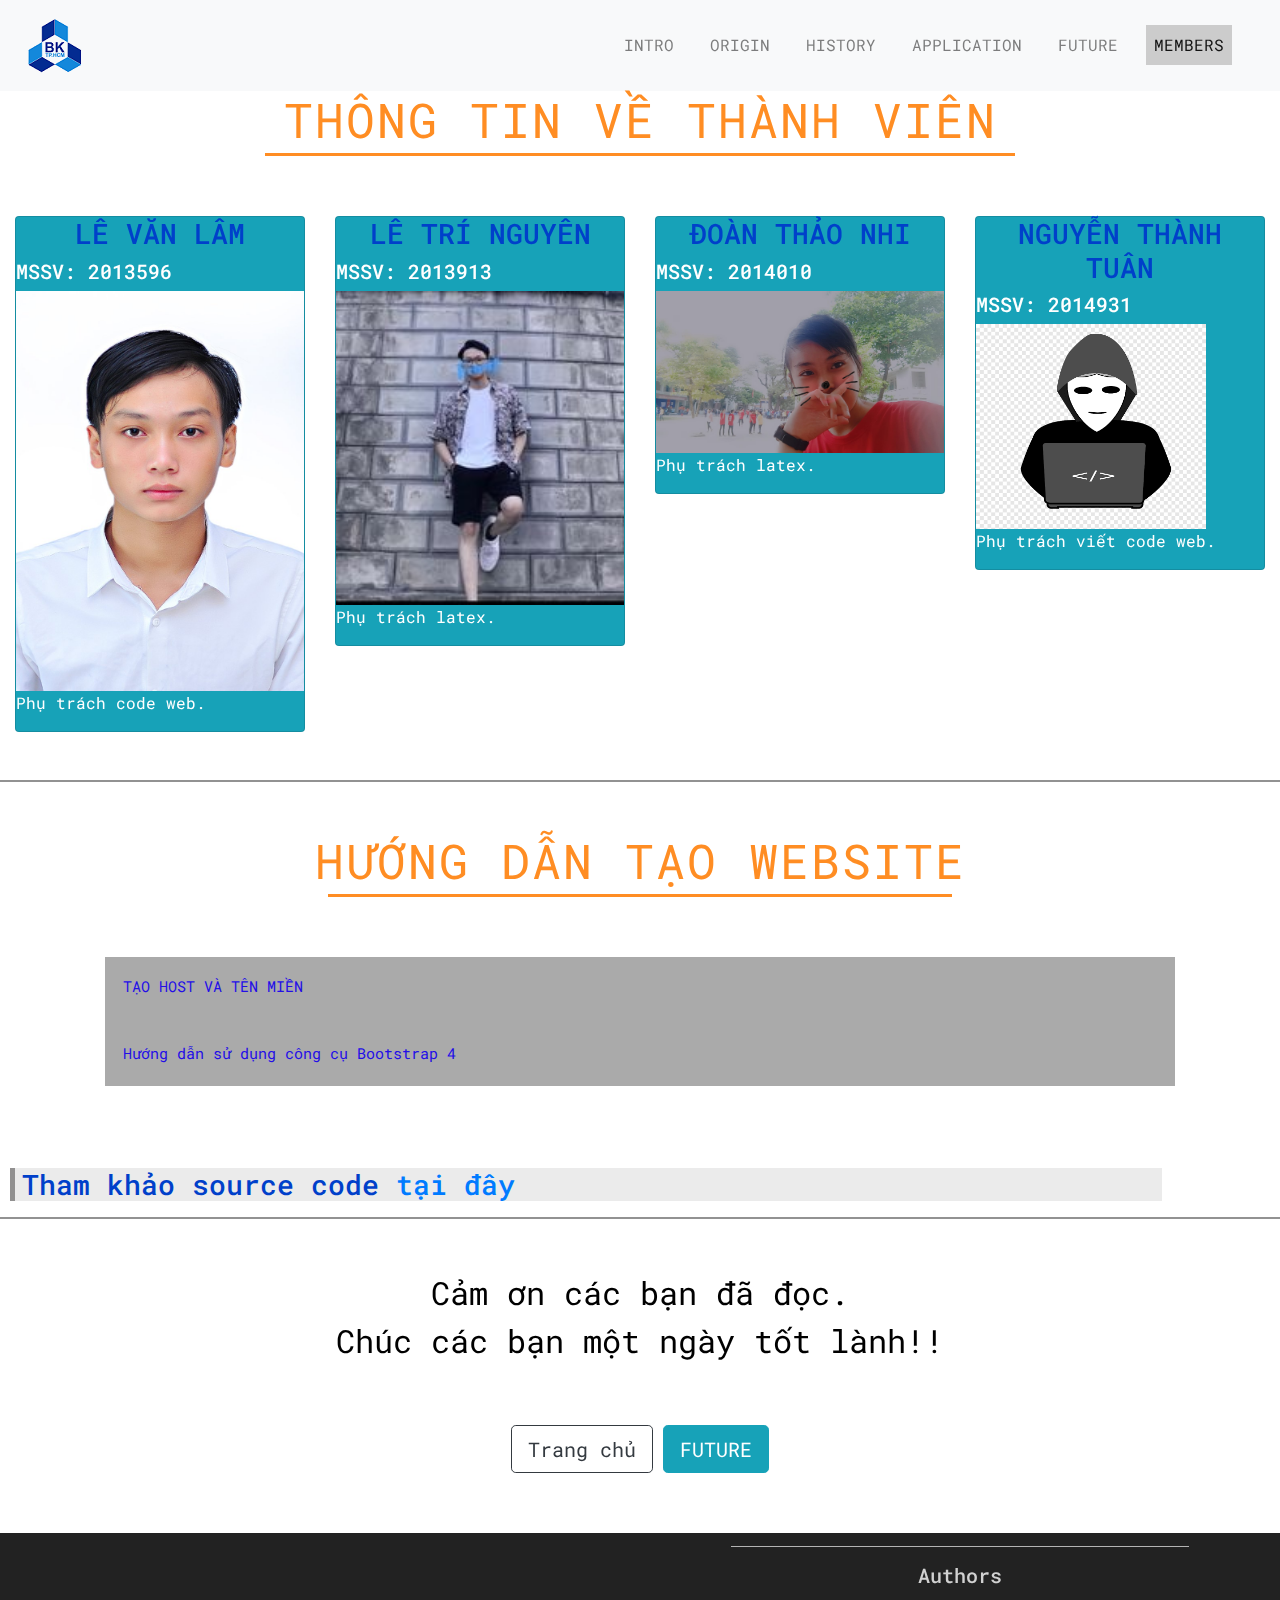
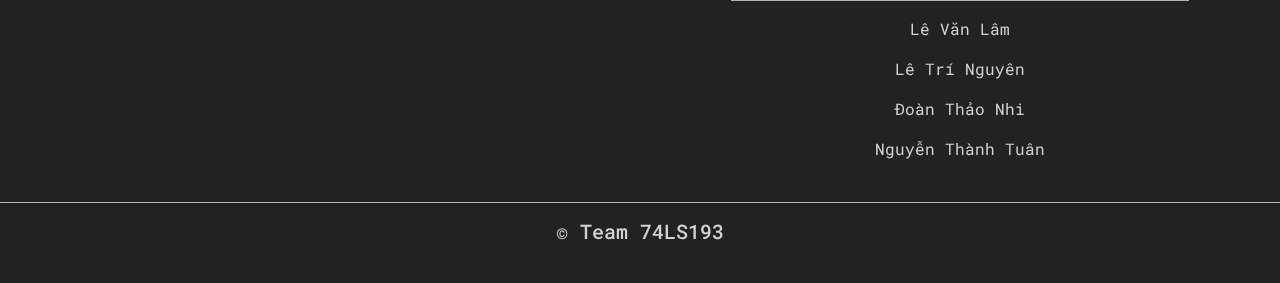
<file: members.html>
<!DOCTYPE html>

<head>
    <title>TEAM74LS193-BLOCKCHAIN</title>
    <meta charset="utf-8">
    <meta name="viewport" content="width=device-width, initial-scale=1">
    <link rel="stylesheet" href="https://maxcdn.bootstrapcdn.com/bootstrap/4.5.2/css/bootstrap.min.css">
    <script src="https://ajax.googleapis.com/ajax/libs/jquery/3.5.1/jquery.min.js"></script>
    <script src="https://cdnjs.cloudflare.com/ajax/libs/popper.js/1.16.0/umd/popper.min.js"></script>
    <script src="https://maxcdn.bootstrapcdn.com/bootstrap/4.5.2/js/bootstrap.min.js"></script>
    <link rel="stylesheet" href="https://use.fontawesome.com/releases/v5.6.1/css/all.css" integrity="sha384-gfdkjb5BdAXd+lj+gudLWI+BXq4IuLW5IT+brZEZsLFm++aCMlF1V92rMkPaX4PP" crossorigin="anonymous">

    <link rel="stylesheet" href="./style.css">


    <button onclick="topFunction()" id="myBtn" title="Go to top">TOP</i></button>

    <style>
    
    #myBtn {
        display: none;
        position: fixed;
        bottom: 10px;
        right: 43px;
        z-index: 99;
        font-size: 18px;
        border: none;
        outline: none;
        background-color: rgba(226, 96, 21, 0.329);
        color: white;
        cursor: pointer;
        padding: 15px;
        border-radius: 4px;
    }
    
    #myBtn:hover {
      background-color: #555;
    }
    </style>
    
    
    <script>
    // When the user scrolls down 20px from the top of the document, show the button
    window.onscroll = function() {scrollFunction()};
    
    function scrollFunction() {
        if (document.body.scrollTop > 20 || document.documentElement.scrollTop > 20) {
            document.getElementById("myBtn").style.display = "block";
        } else {
            document.getElementById("myBtn").style.display = "none";
        }
    }
    
    // When the user clicks on the button, scroll to the top of the document
    function topFunction() {
        document.body.scrollTop = 0;
        document.documentElement.scrollTop = 0;
    }
    </script>

<style>
    .accordion {
      background-color: rgb(170, 170, 170);
      color: rgb(35, 14, 231);
      cursor: pointer;
      padding: 18px;
      width: 100%;
      border: none;
      text-align: left; 
      outline: none;
      font-size: 15px;
      transition: 0.4s;
    }
    
    .active, .accordion:hover {
      background-color: #ccc; 
    }
    
    .panel {
      padding: 0 18px;
      display: none;
      background-color: white;
      overflow: hidden;
    }
    </style>
</head>
<body>

    <nav class="navbar navbar-expand-md navbar-light bg-light stickt-top">
        <div class="container-fluid">
             <a href="#" class="navbar-brand">
               <img src="./img/bklogo.png">
             </a>
             <div class="collapse navbar-collapse" id="navbarMenu">
               <ul class="navbar-nav ml-auto">
                 <li class="nav-item"> <a href="index.html" class="nav-link">INTRO</a> </li>
                 <li class="nav-item"> <a href="origin.html"  class="nav-link">ORIGIN</a> </li>
                 <li class="nav-item">  <a href="history.html"  class="nav-link">HISTORY</a> </li>
                 <li class="nav-item">  <a href="application.html" class="nav-link">APPLICATION</a> </li>
                 <li class="nav-item"><a href="future.html" class="nav-link">FUTURE</a> </li>
                 <li class="nav-item"><a class="nav-link active">MEMBERS</a> </li>
                </ul>  
             </div>
        </div> 
         </nav>
    <main class="container-fluid">
        <div class="row padding">
            <div class="col-sm-12 col-md-12 col-lg-12 col-xl-12"> <center><h1>THÔNG TIN VỀ THÀNH VIÊN</h1></center></div>
            <div class="col-sm-12 col-md-6 col-lg-3 col-xl-3">
                <div class="card bg-info text-white">
                   <center> <h3>LÊ VĂN LÂM</h3></center>
                    <h5>MSSV: 2013596</h5>
                    <img src="./img/lamidol.jpg" style="height: 400px;">
                    <p>Phụ trách code web.</p>
                </div>
            </div>
            
            <div class="col-sm-12 col-md-6 col-lg-3 col-xl-3">
                <div class="card bg-info text-white">
                    <center><h3>LÊ TRÍ NGUYÊN</h3></center>
                    <h5>MSSV: 2013913 </h5>
                    <img src="./img/nguyen.jpg">
                    <p>Phụ trách latex.</p>
                
                </div>
            </div>

            <div class="col-sm-12 col-md-6 col-lg-3 col-xl-3">
                <div class="card bg-info text-white">
                   <center> <h3>ĐOÀN THẢO NHI</h3></center>
                    <h5>MSSV: 2014010 </h5>
                    <figure><img src="./img/nhi.jpg"></figure>
                    <p>Phụ trách latex.</p>
                </div>
            </div>

            <div class="col-sm-12 col-md-6 col-lg-3 col-xl-3">
                <div class="card bg-info text-white">
                   <center> <h3>NGUYỄN THÀNH TUÂN</h3></center>
                    <h5>MSSV: 2014931</h5>
                   <figure> <img src="./img/devvv.png" style="width: 80%"></figure>
                   <p> Phụ trách viết code web.</p>
                </div>
            </div>
        </div>
    </main>
   <hr style="  border-top: 2px solid rgb(146, 146, 146);">
  <div class="container">
    <div class="row padding">
            <div class="col-12"> <center><h1>HƯỚNG DẪN TẠO WEBSITE</h1></center></div>

            <button class="accordion">TẠO HOST VÀ TÊN  MIỀN</button>
            <div class="panel">
                      <h>Ở đây chúng ta sẽ host bằng GITHUB</h>
                    <p>Bước 1: Tải Github Desktop tại trang <a href="https://desktop.github.com/">https://desktop.github.com/</a></p>
                    <p>Bước 2: Đăng nhập nếu không có thì đăng ký tài khoản.</p>
                    <p>Bước 3: Sau đó bắt đầu tạo WEBSITE mới: <b>FILE - New repository</b> hoặc <b>Ctrl + N</b>. </p>
                    <p>Bước 4: Nhập tên miền và chọn nơi lưu trữ</p>
                    <div class="col-sm-12 col-md-12 col-lg-9 col-xl-9"> <figure><img src="./img/buoc3.png"></figure></div>
                    <div class="col-sm-12 col-md-12 col-lg-3 col-xl-3"></div>
                    <p>Bước 5: Di chuyển file của bạn vào địa chỉ mà bạn chọn lưu ở trên </p>
                    <div class="col-sm-12 col-md-12 col-lg-9 col-xl-9"> <figure><img src="./img/buoc4.jpg"></figure></div>
                    <div class="col-sm-12 col-md-12 col-lg-3 col-xl-3"></div>
                    <p>Bước 6: Sau đó ta thấy file của bạn hiện ở bảng, đặt tên và chọn <b>Commit to main</b></p>
                    <div class="col-sm-12 col-md-12 col-lg-12 col-xl-12"> <figure><img src="./img/commit.jpg"></figure></div>
                    <p>Bước 7: Sau đó Publish lên trang chủ Github.com (tắt private nếu bạn ko có Pro account) và phải có file <b>index.html</b> để làm trang chủ</p> 
                    <div class="col-sm-12 col-md-12 col-lg-9 col-xl-9"> <figure><img src="./img/buoc6.jpg"></figure></div>
                    <div class="col-sm-12 col-md-12 col-lg-3 col-xl-3"></div>
                    <p> Bước 8: Đăng nhập tài khoản vào trang <a href="https://github.com/">https://github.com/</a>. Vào mục Your repositories và click vào mục mà bạn đã publish lên.</p>
                    <p> Bước 9: Click vô <b>SETTING - GITHUBPAGES</b> chọn <b>main</b> và <b>save</b>. Kết quả đường Link hiện ra là trang web của bạn</p>
                    <div class="col-sm-12 col-md-12 col-lg-9 col-xl-9"> <figure><img src="./img/buoccuoi.png"></figure></div>
                    <div class="col-sm-12 col-md-12 col-lg-3 col-xl-3"></div>
            </div>
            
            
            <button class="accordion">Hướng dẫn sử dụng công cụ Bootstrap 4 <i class="fas fa-bold"></i></button>
            <div class="panel">
                  <p>Ta chèn các thẻ sau vào phần <b>Head</b> HMTL</p>
                  <p>&lt;link rel="stylesheet" href="https://maxcdn.bootstrapcdn.com/bootstrap/4.5.2/css/bootstrap.min.css"&gt;</p>
                  <p>&lt;script src="https://ajax.googleapis.com/ajax/libs/jquery/3.5.1/jquery.min.js"&gt;&lt;&#47;script&gt;</p>
                  <p>&lt;script src="https://cdnjs.cloudflare.com/ajax/libs/popper.js/1.16.0/umd/popper.min.js"&gt;&lt;&#47;script&gt;</p>
                  <p>&lt;script src="https://maxcdn.bootstrapcdn.com/bootstrap/4.5.2/js/bootstrap.min.js"&gt;&lt;&#47;script&gt;</p>
            </div>
          
            <script>
            var acc = document.getElementsByClassName("accordion");
            var i;
            
            for (i = 0; i < acc.length; i++) {
              acc[i].addEventListener("click", function() {
                this.classList.toggle("active");
                var panel = this.nextElementSibling;
                if (panel.style.display === "block") {
                  panel.style.display = "none";
                } else {
                  panel.style.display = "block";
                }
              });
            }
            </script> 
    </div>
  </div>
    <div class="infoblock"> <p><h3>Tham khảo source code <a href="https://drive.google.com/file/d/1B24E6MX-rkB0JUwYb6mxGBGeIoCC2uIE/view?usp=sharing">tại đây</a></h3></p></div>
 <hr style="  border-top: 2px solid rgb(146, 146, 146);" >
 
    <div class="container">
        <div class="row text-center">
            <div class="col-lg-12">
              <h style="font-size: 200%;">Cảm ơn các bạn đã đọc.</h> <br>
              <h style="font-size: 200%;"> Chúc các bạn một ngày tốt lành!!</h>
                <div class="breakblock"></div>
                <a href="./index.html" class="btn btn-outline-dark btn-lg">Trang chủ</a>
                <a href="./future.html" class="btn btn-info btn-lg">FUTURE</a>
              
            </div>
        </div>
    </div>
    
    <footer>
        <div class="container-fluid padding">
            <div class="row text-center">
                <div class="col-md-6">  </div>
                <div class="col-md-6">
                    <hr class="light">
                    <h5>Authors</h5>
                    <hr class="light">
                    <p>Lê Văn Lâm</p>
                    <p>Lê Trí Nguyên</p>
                    <p>Đoàn Thảo Nhi</p>
                    <p>Nguyễn Thành Tuân</p>
                </div>
                <hr class="light-100">
                <div class="col-12">
                    <h5>&copy; Team 74LS193</h5>
                </div>
            </div>
        </div>
    </footer>
</body>
</file>
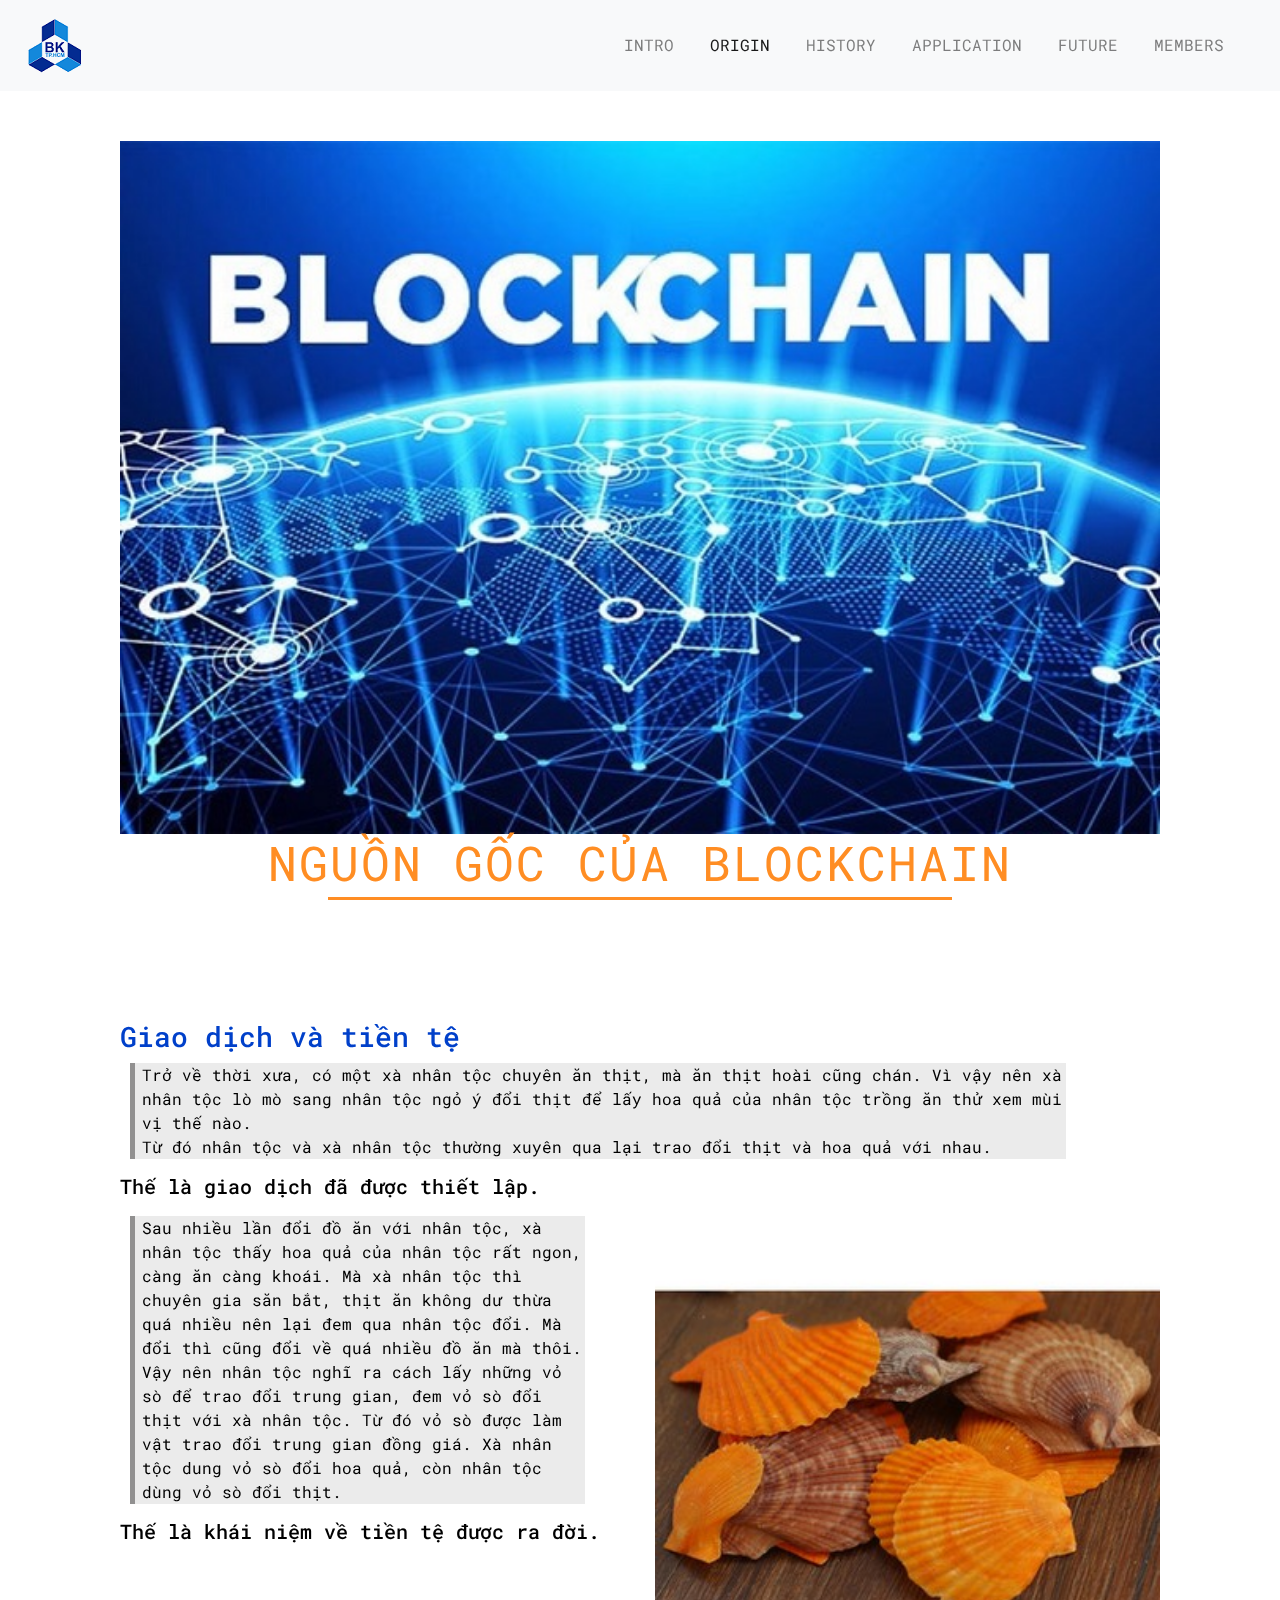
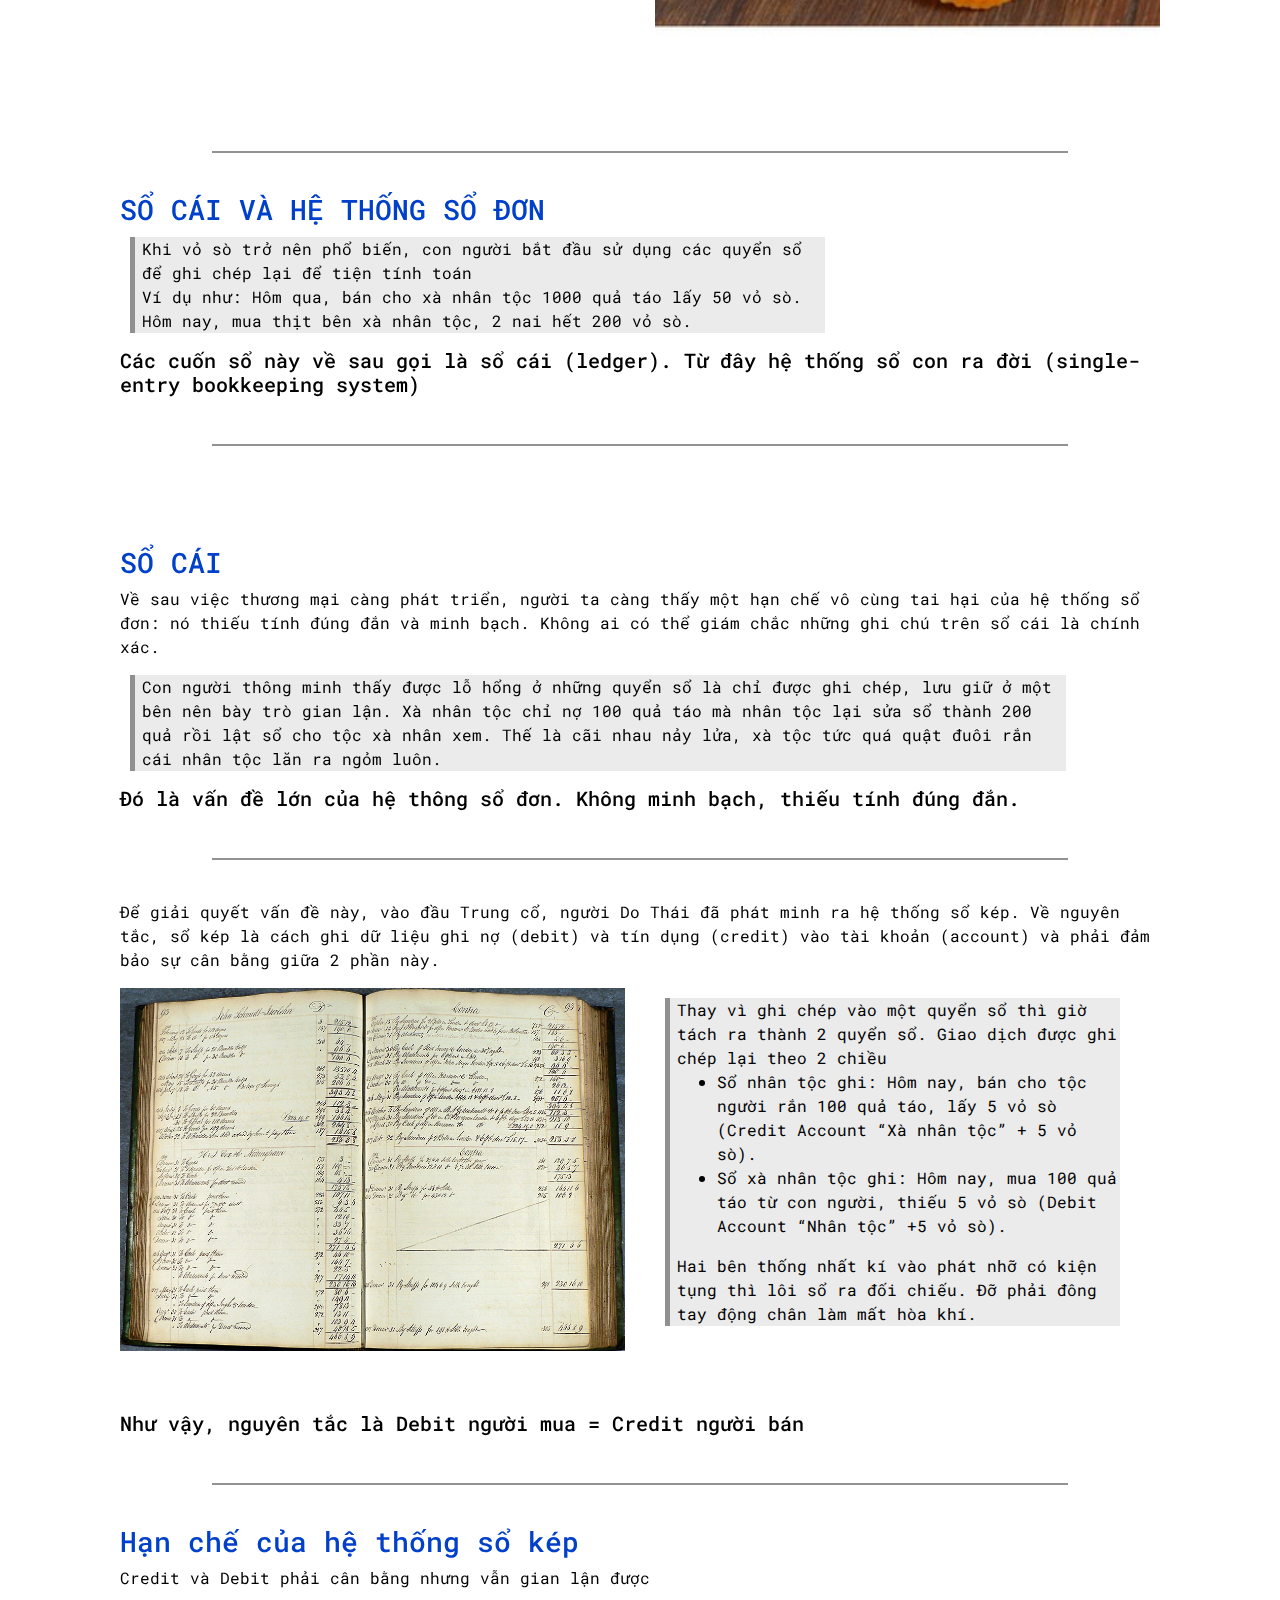
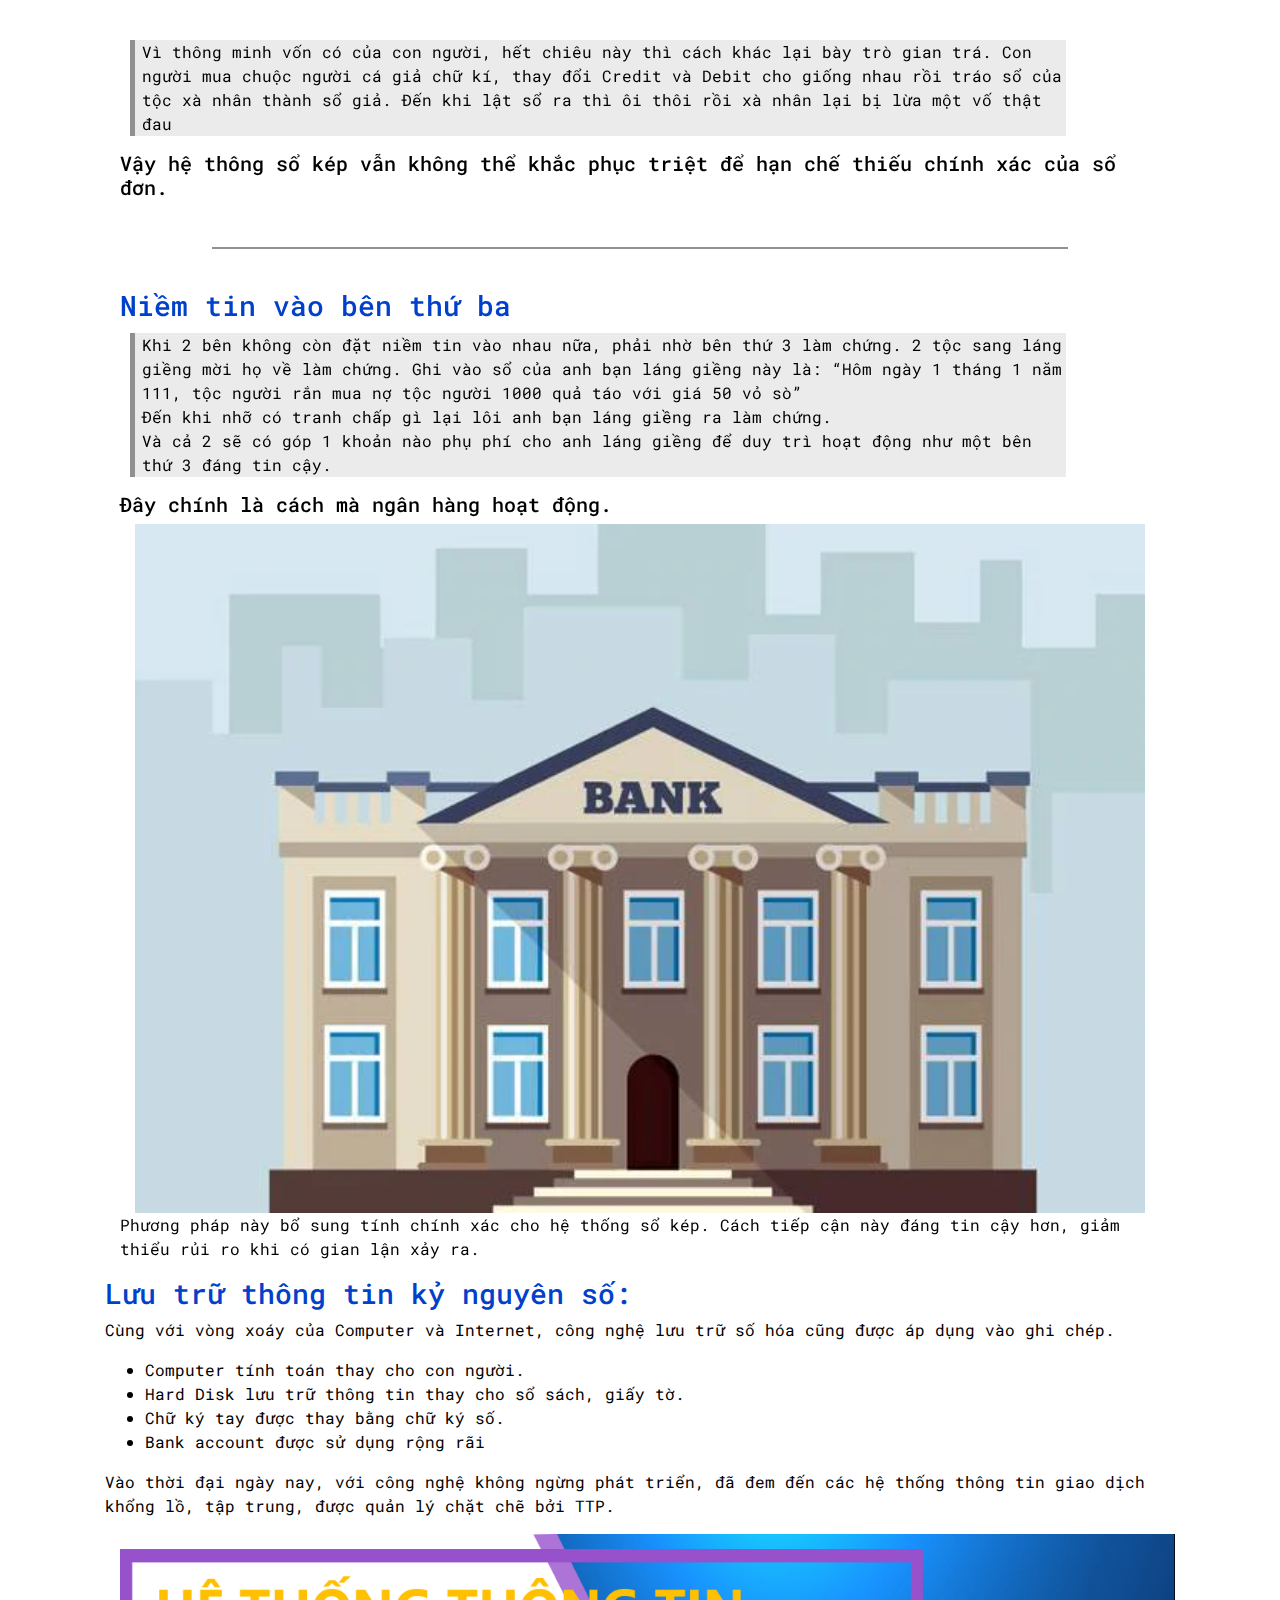
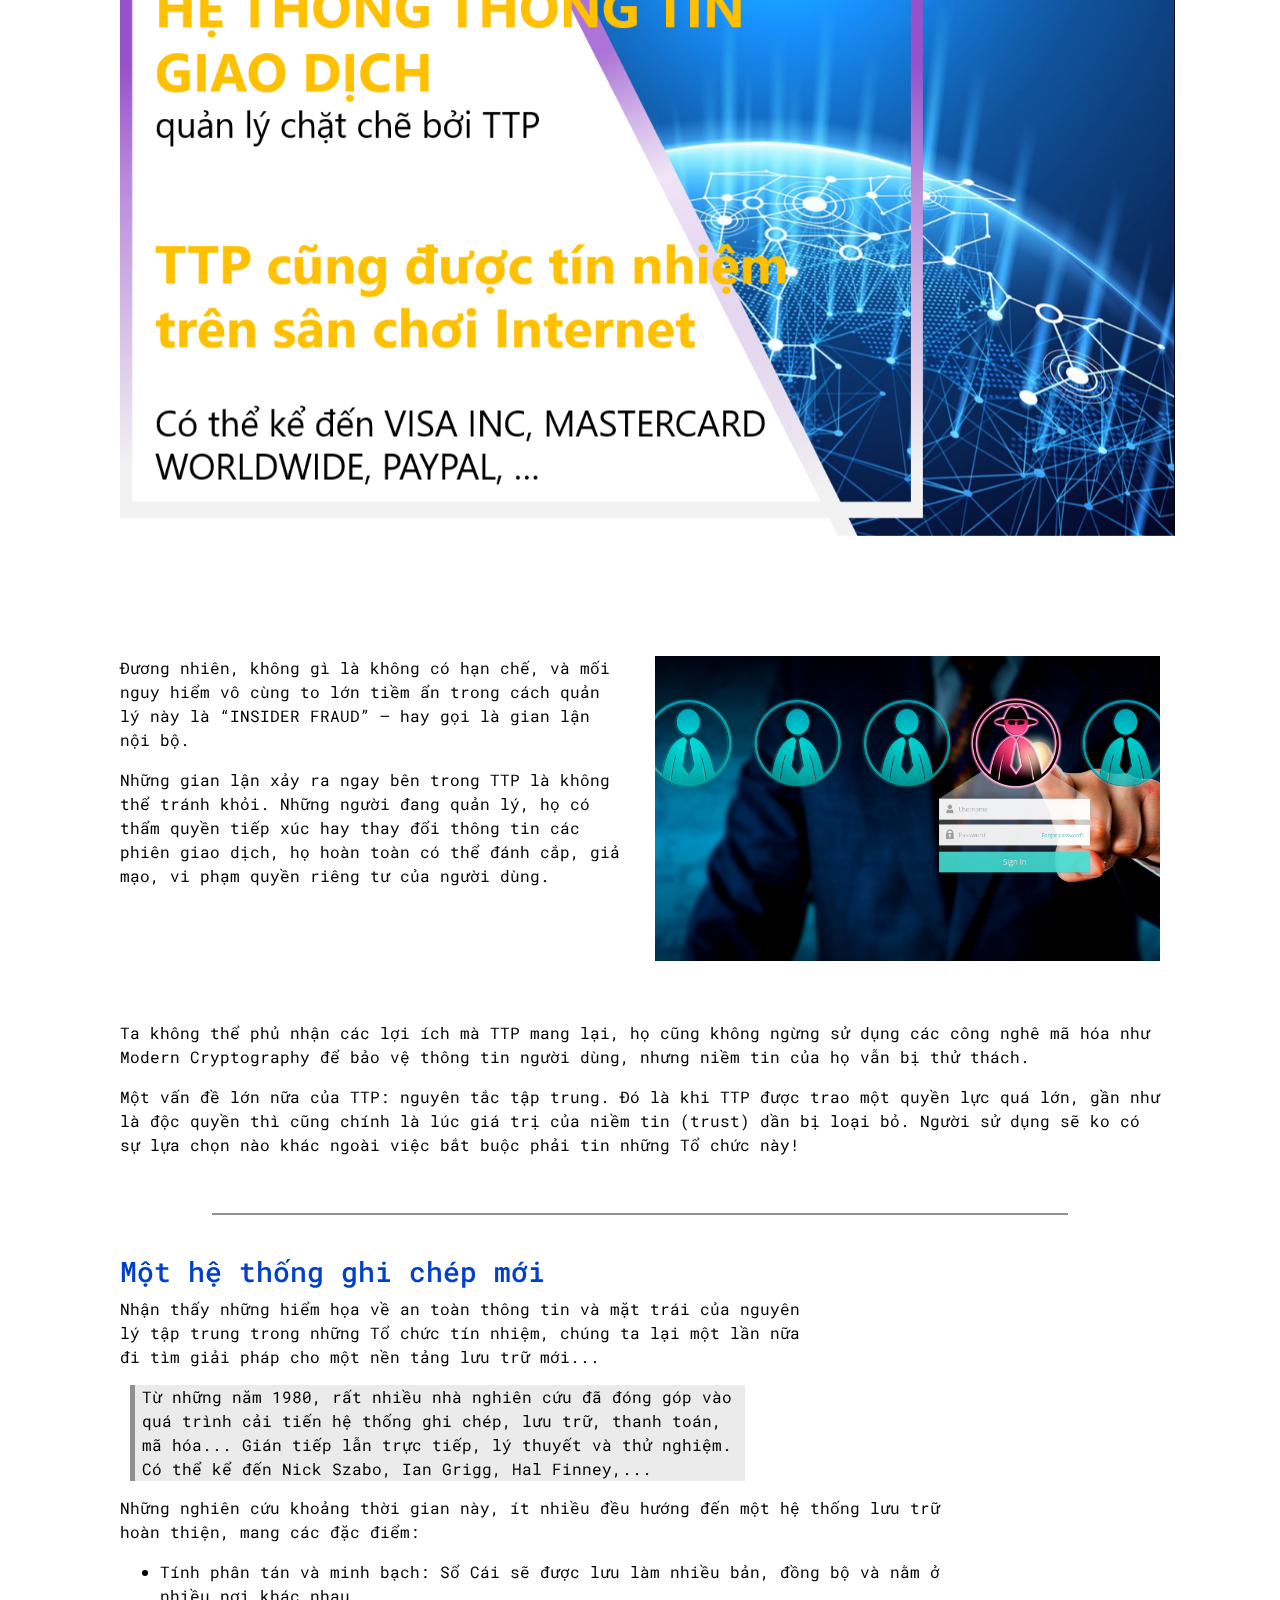
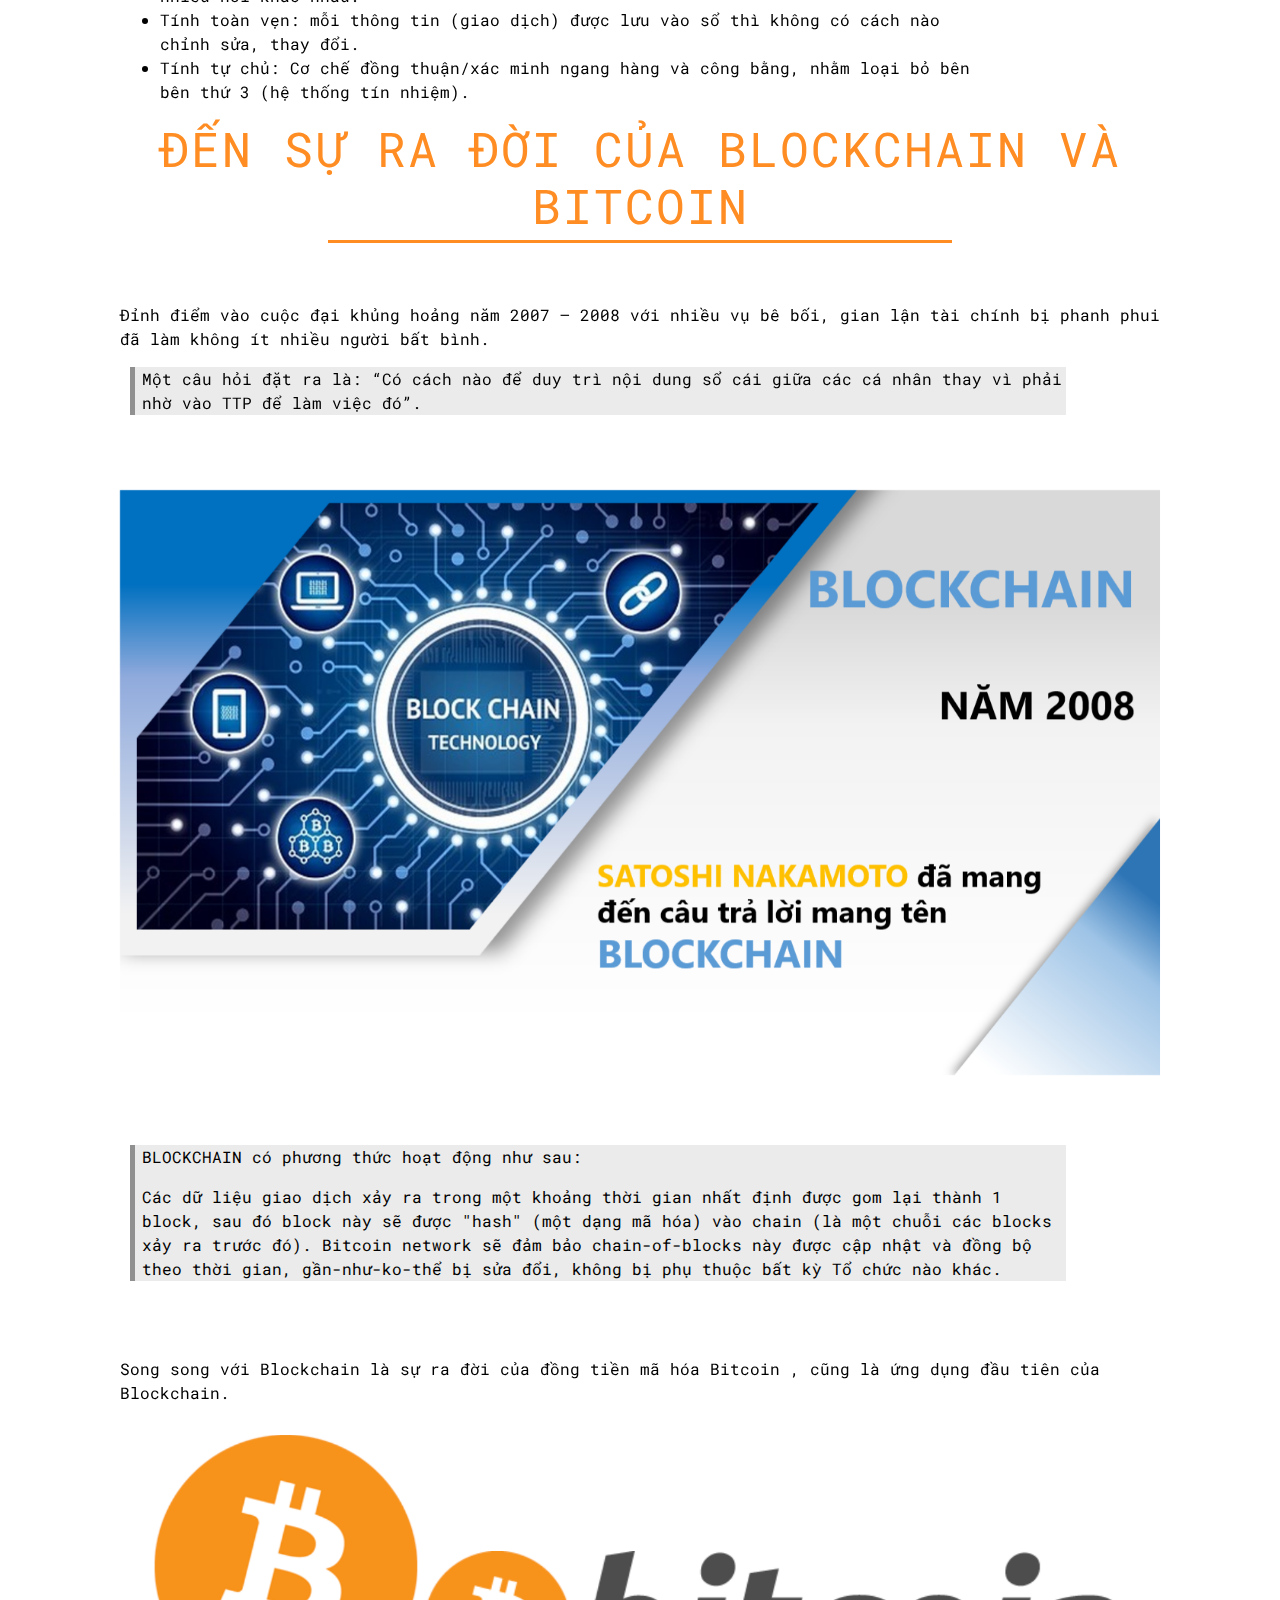
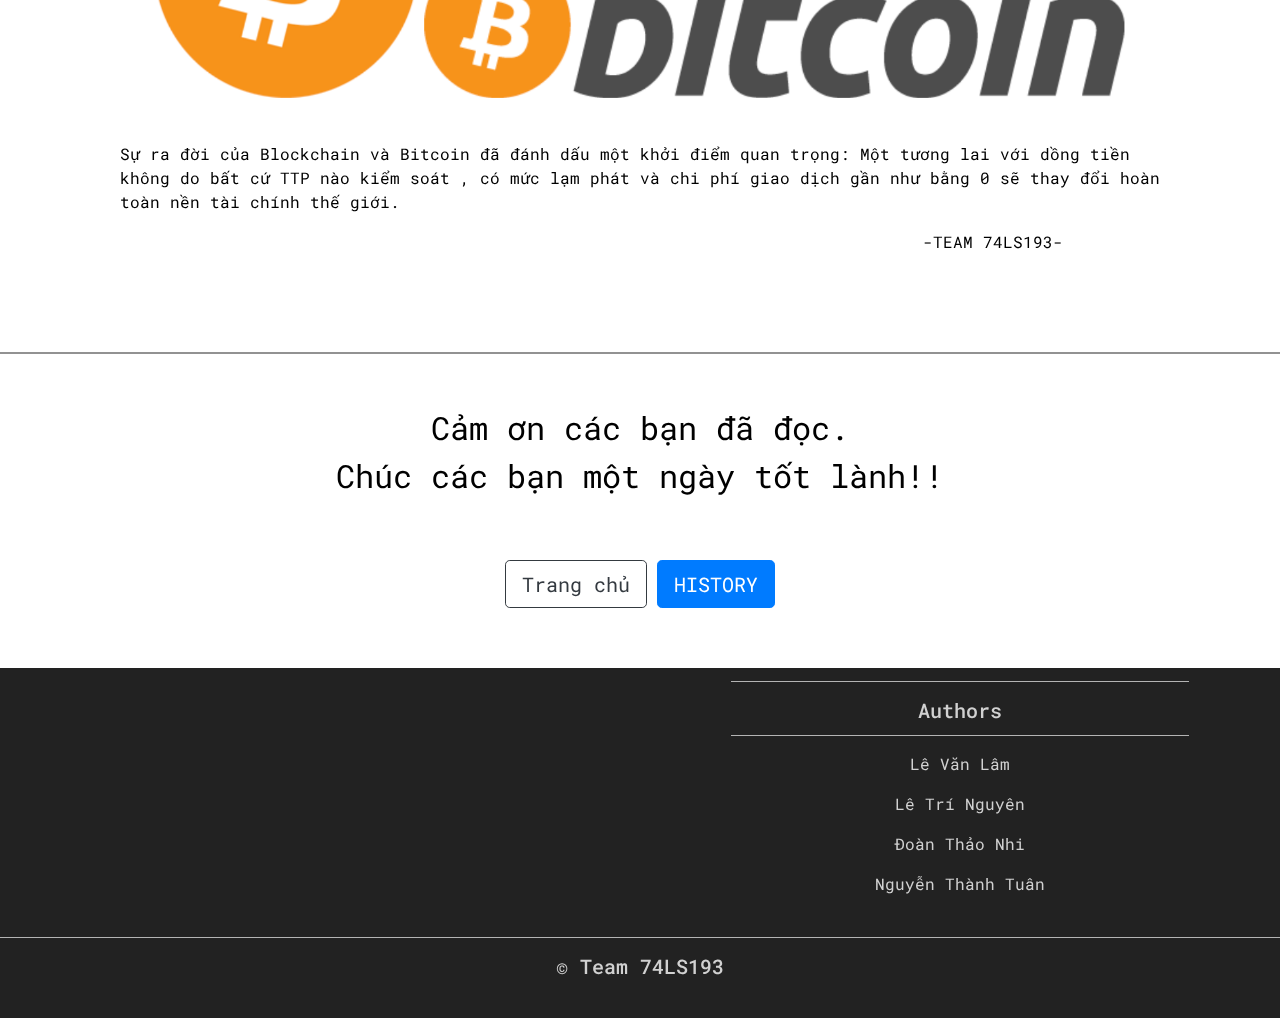
<file: origin.html>
<!DOCTYPE html>

<head>
    <title>TEAM74LS193-BLOCKCHAIN</title>
    <meta charset="utf-8">
    <meta name="viewport" content="width=device-width, initial-scale=1">
    <link rel="stylesheet" href="https://maxcdn.bootstrapcdn.com/bootstrap/4.5.2/css/bootstrap.min.css">
    <script src="https://ajax.googleapis.com/ajax/libs/jquery/3.5.1/jquery.min.js"></script>
    <script src="https://cdnjs.cloudflare.com/ajax/libs/popper.js/1.16.0/umd/popper.min.js"></script>
    <script src="https://maxcdn.bootstrapcdn.com/bootstrap/4.5.2/js/bootstrap.min.js"></script>
    <link rel="stylesheet" href="https://use.fontawesome.com/releases/v5.6.1/css/all.css" integrity="sha384-gfdkjb5BdAXd+lj+gudLWI+BXq4IuLW5IT+brZEZsLFm++aCMlF1V92rMkPaX4PP" crossorigin="anonymous">
    <link rel="stylesheet" href="https://use.fontawesome.com/releases/v5.6.1/css/all.css" integrity="sha384-gfdkjb5BdAXd+lj+gudLWI+BXq4IuLW5IT+brZEZsLFm++aCMlF1V92rMkPaX4PP" crossorigin="anonymous">
    <link rel="stylesheet" href="./style.css">
    <button onclick="topFunction()" id="myBtn" title="Go to top">TOP</i></button>

    <style>
    
    #myBtn {
        display: none;
        position: fixed;
        bottom: 10px;
        right: 43px;
        z-index: 99;
        font-size: 18px;
        border: none;
        outline: none;
        background-color: rgba(226, 96, 21, 0.329);
        color: white;
        cursor: pointer;
        padding: 15px;
        border-radius: 4px;
    }
    
    #myBtn:hover {
      background-color: #555;
    }
    </style>
    
    
    <script>
    // When the user scrolls down 20px from the top of the document, show the button
    window.onscroll = function() {scrollFunction()};
    
    function scrollFunction() {
        if (document.body.scrollTop > 20 || document.documentElement.scrollTop > 20) {
            document.getElementById("myBtn").style.display = "block";
        } else {
            document.getElementById("myBtn").style.display = "none";
        }
    }
    
    // When the user clicks on the button, scroll to the top of the document
    function topFunction() {
        document.body.scrollTop = 0;
        document.documentElement.scrollTop = 0;
    }
    </script>
</head>
 
 
 
  <body>
    <nav class="navbar navbar-expand-md navbar-light bg-light stickt-top">
        <div class="container-fluid">
             <a href="#" class="navbar-brand">
               <img src="./img/bklogo.png">
             </a>
             <div class="collapse navbar-collapse" id="navbarMenu">
               <ul class="navbar-nav ml-auto">
                 <li class="nav-item"> <a href="index.html" class="nav-link">INTRO</a> </li>
                 <li class="nav-item"> <a class="nav-link active">ORIGIN</a> </li>
                 <li class="nav-item">  <a href="history.html"  class="nav-link">HISTORY</a> </li>
                 <li class="nav-item">  <a href="appication.html" class="nav-link">APPLICATION</a> </li>
                 <li class="nav-item"><a href="future.html"  class="nav-link">FUTURE</a> </li>
                 <li class="nav-item"> <a href="members.html"  class="nav-link">MEMBERS</a> </li>
                </ul>  
             </div>
        </div> 
         </nav>
    
    <main class="container">
       <div class="row padding">
        <div class="col-12">  <figure><img src="./img/backblock.jpg">  </figure> </div>
        <br>
        <div class="col-12"> <CENTER><span> <h1>NGUỒN GỐC CỦA BLOCKCHAIN</h1> </span></CENTER> </div>
            <div class="breakblock"></div>
          <div class="col-12">
              <h3>Giao dịch và tiền tệ</h3>
              <p class="infoblock">Trở về thời xưa, có một xà nhân tộc chuyên ăn thịt, mà ăn thịt hoài cũng chán. Vì vậy nên xà nhân tộc lò mò sang nhân tộc ngỏ ý đổi thịt để lấy hoa quả của nhân tộc trồng ăn thử xem mùi vị thế nào. </br>
                Từ đó nhân tộc và xà nhân tộc thường xuyên qua lại trao đổi thịt và hoa quả với nhau.</p>
              <h5>Thế là giao dịch đã được thiết lập.</h5>
          </div>

          <div class="col-lg-6">
              <P class="infoblock">
                Sau nhiều lần đổi đồ ăn với nhân tộc, xà nhân tộc thấy hoa quả của nhân tộc rất ngon, càng ăn càng khoái. Mà xà nhân tộc thì chuyên gia săn bắt, thịt ăn không dư thừa quá nhiều nên lại đem qua nhân tộc đổi. Mà đổi thì cũng đổi về quá nhiều đồ ăn mà thôi.</br> Vậy nên nhân tộc nghĩ ra cách lấy những  vỏ sò để trao đổi trung gian, đem vỏ sò đổi thịt với xà nhân tộc. Từ đó vỏ sò được làm vật trao đổi trung gian đồng giá. Xà nhân tộc dung vỏ sò đổi hoa quả, còn nhân tộc dùng vỏ sò đổi thịt.
                <h5>Thế là khái niệm về tiền tệ được ra đời.</h5>  
            </P>
            </div>
               <div  class="col-lg-6"> <figure><img src="./img/tiente.jfif"> </figure> </div>
                <hr class="m">
             
            <div class="col-lg-9"> <h3>SỔ CÁI VÀ HỆ THỐNG SỔ ĐƠN</h3>
                <p class="infoblock"> Khi vỏ sò trở nên phổ biến, con người bắt đầu sử dụng các quyển sổ để ghi chép lại để tiện tính toán</br> 
                    Ví dụ như: Hôm qua, bán cho xà nhân tộc 1000 quả táo lấy 50 vỏ sò.</br>
                               Hôm nay, mua thịt bên xà nhân tộc, 2 nai hết 200 vỏ sò.</p></div>
               
            <div class="col-lg-6"></div>

            <div class="col-lg-12">  <h5>Các cuốn sổ này về sau gọi là sổ cái (ledger). Từ đây hệ thống sổ con ra đời (single-entry bookkeeping system)</h5></div>
            <hr class="m">
            <div class="breakblock"></div>

            <div class="col-lg-6"><h3>SỔ CÁI</h3> </div>
            <div class="col-lg-6"> </div>

                <div class="col-lg-12"> <p>Về sau việc thương mại càng phát triển, người ta càng thấy một hạn chế vô cùng tai hại của hệ thống sổ đơn: nó thiếu tính đúng đắn và minh bạch.
                    Không ai có thể giám chắc những ghi chú trên sổ cái là chính xác.</p>
                    <p class="infoblock">   Con người thông minh thấy được lỗ hổng ở những quyển sổ là chỉ được ghi chép, lưu giữ ở một bên nên bày trò gian lận. Xà nhân tộc chỉ nợ 100 quả táo mà nhân tộc lại sửa sổ thành 200 quả rồi lật sổ cho tộc xà nhân xem. Thế là cãi nhau nảy lửa, xà tộc tức quá quật đuôi rắn cái nhân tộc lăn ra ngỏm luôn.  </p>
                <h5> Đó là vấn đề lớn của hệ thông sổ đơn. Không minh bạch, thiếu tính đúng đắn.</h5> </div>
                <hr class="m"> <br> 
               
                    <div class="col-lg-12">  <p>Để giải quyết vấn đề này, vào đầu Trung cổ, người Do Thái đã phát minh ra hệ thống sổ kép. Về nguyên tắc, sổ kép là cách ghi dữ liệu ghi nợ (debit) và tín dụng (credit) vào tài khoản (account) và phải đảm bảo sự cân bằng giữa 2 phần này.</p>
                </div>
            <div class="col-lg-6">
                <figure>
                    <img src="./img/dledger.jpg">
                </figure>
            </div>
            <div class="col-lg-6">
                <div class="infoblock">
                    Thay vì ghi chép vào một quyển sổ thì giờ tách ra thành 2 quyển sổ. Giao dịch được ghi chép lại theo 2 chiều
                    <ul>
                        <li>Sổ nhân tộc ghi: Hôm nay, bán cho tộc người rắn 100 quả táo, lấy 5 vỏ sò (Credit Account “Xà nhân tộc” + 5 vỏ sò).</li>
                        <li>Sổ xà nhân tộc ghi: Hôm nay, mua 100 quả táo từ con người, thiếu 5 vỏ sò (Debit Account “Nhân tộc” +5 vỏ sò).</li>
                    </ul>
                    Hai bên thống nhất kí vào phát nhỡ có kiện tụng thì lôi sổ ra đối chiếu. Đỡ phải đông tay động chân làm mất hòa khí.
                </div>
              </div>
              <div class="breakblock"> </div>
                <div class="col-lg-12"> <h5>Như vậy, nguyên tắc là Debit người mua = Credit người bán</h5></div>
           
            
            <hr class="m">
            <div class="col-lg-12">
                <h3>Hạn chế của hệ thống sổ kép</h3>
                <p>Credit và Debit phải cân bằng nhưng vẫn gian lận được</p> <br>
                <p class="infoblock">Vì thông minh vốn có của con người, hết chiêu này thì cách khác lại bày trò gian trá. Con người mua chuộc người cá giả chữ kí, thay đổi Credit và Debit cho giống nhau rồi tráo sổ của tộc xà nhân thành sổ giả. Đến khi lật sổ ra thì ôi thôi rồi xà nhân lại bị lừa một vố thật đau</p>
                <h5>Vậy hệ thông sổ kép vẫn không thể khắc phục triệt để hạn chế thiếu chính xác của sổ đơn.</h5>
            </div>
        <hr class="m">

        <div class="col-lg-12">   
            <h3>Niềm tin vào bên thứ ba</h3>
            <p class="infoblock"> Khi 2 bên không còn đặt niềm tin vào nhau nữa, phải nhờ bên thứ 3 làm chứng. 2 tộc sang láng giềng mời họ về làm chứng. Ghi vào sổ của anh bạn láng giềng này là: “Hôm ngày 1 tháng 1 năm 111, tộc người rắn mua nợ tộc người 1000 quả táo với giá 50 vỏ sò”</br>
                Đến khi nhỡ có tranh chấp gì lại lôi anh bạn láng giềng ra làm chứng.</br>
                Và cả 2 sẽ có góp 1 khoản nào phụ phí cho anh láng giềng để duy trì hoạt động như một bên thứ 3 đáng tin cậy.
            </p>
            <h5>Đây chính là cách mà ngân hàng hoạt động.</h5> 
            <img class="col-12" src="./img/bank.webp">
            <p>Phương pháp này bổ sung tính chính xác cho hệ thống sổ kép. Cách tiếp cận này đáng tin cậy hơn, giảm thiểu rủi ro khi có gian lận xảy ra. </p>
        </div>
            
         <div>
             <h3>Lưu trữ thông tin kỷ nguyên số:</h3>
             <p>Cùng với vòng xoáy của Computer và Internet, công nghệ lưu trữ số hóa cũng được áp dụng vào ghi chép.</p>
             <ul>
                 <li>Computer tính toán thay cho con người.</li>
                 <li>Hard Disk lưu trữ thông tin thay cho sổ sách, giấy tờ.</li>
                 <li>Chữ ký tay được thay bằng chữ ký số.</li>
                 <li>Bank account được sử dụng rộng rãi</li>
                </ul>
             <p>Vào thời đại ngày nay, với công nghệ không ngừng phát triển, đã đem đến các hệ thống thông tin giao dịch khổng lồ, tập trung, được quản lý chặt chẽ bởi TTP.</p>
              
         </div>
             <div><figure><img src="./img/fact2.png"></figure></div> 
          
              <div class="breakblock"></div>
              <div class="breakblock"></div>

            
              <div class="col-lg-6">
                  <p>
                      Đương nhiên, không gì là không có hạn chế, và mối nguy hiểm vô cùng to lớn tiềm ẩn trong cách
                      quản
                      lý này là “INSIDER FRAUD” – hay gọi là gian lận nội bộ.
                  </p>
                  <p>
                      Những gian lận xảy ra ngay bên trong TTP là không thể tránh khỏi. Những người đang quản lý, họ
                      có
                      thẩm quyền tiếp xúc hay thay đổi thông tin các phiên giao dịch, họ hoàn toàn có thể đánh cắp,
                      giả
                      mạo, vi phạm quyền riêng tư của người dùng.
                  </p>
              </div>
              <div class="col-lg-6">
                <figure> <img src="./img/insiderfraud.jpg">  </figure>
            </div>
           
              <div class="breakblock"></div>

              <div class="col-lg-12">
                  <p>
                      Ta không thể phủ nhận các lợi ích mà TTP mang lại, họ cũng không ngừng sử dụng các công nghê mã
                      hóa
                      như Modern Cryptography để bảo vệ thông tin người dùng, nhưng niềm tin của họ vẫn bị thử thách.
                  </p>
                  <p>
                      Một vấn đề lớn nữa của TTP: nguyên tắc tập trung. Đó là khi TTP được trao một quyền lực quá
                      lớn,
                      gần như là độc quyền thì cũng chính là lúc giá trị của niềm tin (trust) dần bị loại bỏ.
                      Người sử dụng sẽ ko có sự lựa chọn nào khác ngoài việc bắt buộc phải tin những Tổ chức này!
                  </p>
              </div>

              <hr class="m">
              </hr>
              <div class="col-lg-8">
                  <h3>Một hệ thống ghi chép mới</h3>
                  <p>
                      Nhận thấy những hiểm họa về an toàn thông tin và mặt trái của nguyên lý tập trung trong những
                      Tổ
                      chức tín nhiệm, chúng ta lại một lần nữa đi tìm giải pháp cho một nền tảng lưu trữ mới...
                  </p>
                  <div class="infoblock">
                      Từ những năm 1980, rất nhiều nhà nghiên cứu đã đóng góp vào quá trình cải tiến hệ thống ghi
                      chép,
                      lưu trữ, thanh toán, mã hóa... Gián tiếp lẫn trực tiếp, lý thuyết và thử nghiệm.<br>
                      Có thể kể đến Nick Szabo, Ian Grigg, Hal Finney,...
                  </div>
              </div>

              <div class="col-lg-10">
                  <p>
                      Những nghiên cứu khoảng thời gian này, ít nhiều đều hướng đến một hệ thống lưu trữ hoàn thiện,
                      mang
                      các đặc điểm:
                  </p>
                  <ul>
                      <li>Tính phân tán và minh bạch: Sổ Cái sẽ được lưu làm nhiều bản, đồng bộ và nằm ở nhiều nơi
                          khác
                          nhau.</li>
                      <li>Tính toàn vẹn: mỗi thông tin (giao dịch) được lưu vào sổ thì không có cách nào chỉnh sửa,
                          thay
                          đổi.</li>
                      <li>Tính tự chủ: Cơ chế đồng thuận/xác minh ngang hàng và công bằng, nhằm loại bỏ bên bên thứ 3
                          (hệ
                          thống tín nhiệm).</li>
                  </ul>
              </div>
              <div class="col-lg-10">

              </div>

              <div class="col-lg-12">
                 <center><h1>Đến sự ra đời của BLOCKCHAIN VÀ BITCOIN</h1></center> 
              </div>

              <div class="col-lg-12">
                  <p>Đỉnh điểm vào cuộc đại khủng hoảng năm 2007 – 2008 với nhiều vụ bê bối, gian lận tài chính bị
                      phanh
                      phui đã làm không ít nhiều người bất bình.</p>
                  <div class="infoblock">Một câu hỏi đặt ra là: “Có cách nào để duy trì nội dung sổ cái giữa các cá
                      nhân
                      thay vì phải nhờ vào TTP để làm việc đó”.</div>
              </div>
              <div class="breakblock"></div>

              <div class="col-lg-12">
                  <figure>
                      <img src="./img/blockchainorigin.png">
                  </figure>
              </div>
              <div class="breakblock"></div>

              <div class="col-lg-12">
                  <div class="infoblock">
                      <p>BLOCKCHAIN có phương thức hoạt động như sau:</p>
                      <p>Các dữ liệu giao dịch xảy ra trong một khoảng thời gian nhất định được gom lại thành 1
                          block,
                          sau đó block này sẽ được "hash" (một dạng mã hóa) vào chain (là một chuỗi các blocks xảy ra
                          trước đó). Bitcoin network sẽ đảm bảo chain-of-blocks này được cập nhật và đồng bộ theo
                          thời
                          gian, gần-như-ko-thể bị sửa đổi, không bị phụ thuộc bất kỳ Tổ chức nào khác.
                  </div>
                 </div>
                 <div class="breakblock"></div>
            <div class="col-lg-12"><P>Song song với Blockchain là sự ra đời của đồng tiền mã hóa Bitcoin , cũng
                là ứng dụng đầu tiên của Blockchain.</P>
             <div> <figure><img src="./img/bitcoin.png"></figure></div>  
            <p>Sự ra đời của Blockchain và Bitcoin đã đánh dấu một khởi điểm quan
                trọng: Một tương lai với dồng tiền không do bất cứ TTP nào kiểm soát , có
                mức lạm phát và chi phí giao dịch gần như bằng 0 sẽ thay đổi hoàn toàn nền
                tài chính thế giới.</p></div>


            <div class="col-lg-9"></div>
            <div class="col-lg-3"> <p>-TEAM 74LS193-</p></div>
     
       </div>
    </main>

    <hr style="  border-top: 2px solid rgb(146, 146, 146);">
    <div class="container">
      <div class="row text-center">
          <div class="col-lg-12">
            <h style="font-size: 200%;">Cảm ơn các bạn đã đọc.</h> <br>
            <h style="font-size: 200%;"> Chúc các bạn một ngày tốt lành!!</h>
              <div class="breakblock"></div>
              <a href="./index.html" class="btn btn-outline-dark btn-lg">Trang chủ</a>
              <a href="./history.html" class="btn btn-primary btn-lg">HISTORY</a>
            
          </div>
      </div>
  </div>
  
  <footer>
      <div class="container-fluid padding">
          <div class="row text-center">
              <div class="col-md-6">  </div>
              <div class="col-md-6">
                  <hr class="light">
                  <h5>Authors</h5>
                  <hr class="light">
                  <p>Lê Văn Lâm</p>
                  <p>Lê Trí Nguyên</p>
                  <p>Đoàn Thảo Nhi</p>
                  <p>Nguyễn Thành Tuân</p>
              </div>
              <hr class="light-100">
              <div class="col-12">
                  <h5>&copy; Team 74LS193</h5>
              </div>
          </div>
      </div>
  </footer>

  </body>
</file>
<file: styleofintro.css>
@import url('https://fonts.googleapis.com/css?family=Roboto+Mono');

html, body{
    height: 100%;
    width: 100%;
    font-family: 'Roboto Mono', sans-serif;
    color: rgb(0, 0, 0);
    scroll-behavior: smooth;
    position: relative;
}
.navbar{
    padding: 0.8rem;
}
.navbar li{
    padding-right: 20px;
}
.navlink{
    font-size: 1.1em !important;
}
.carousel-caption{
    position: absolute;
    top: 30%;
}
.carousel-caption h1{
    color: rgb(189, 153, 153);
    font-size: 500%;
    font-weight: 700;
    text-transform: uppercase;
}
.carousel-caption h3{
    color: blue;
    font-size: 200%;
    padding-bottom: 1rem;
}
.carousel-item img{
    width: 100%;
    height: 90%;
}
.carousel-item{
    height: 120vh;
    min-height: 300px;
    -webkit-background-size: cover;
    background-size: cover;
}
.btn-primary{
    border: 1px solid rgb(51, 65, 255)
}
.padding{
    padding-bottom: 2rem;
}
.intro{
    width: 75%;
    margin: 0 auto;
    padding-top: 3rem;
}
.intro hr{
    border-top: 2px solid #b4b4b4;
    width: 100%;
    margin-top: 10px;
    margin-bottom: 30px;
}
.fa-dice-d20, .fa-bitcoin, .fa-ethereum{
    font-size: 500%;
    margin: 30px;
}
.fa-dice-d20{
    color: rgb(0, 120, 233);
}
.fa-bitcoin{
    color: rgb(255, 187, 0);
}
.fa-ethereum{
    color: rgb(102, 0, 185);
}
.social i{
    font-size: 500%;
    margin: 3rem;
    padding: 0;
}
.fas, .fab{
    transition: all .5s; 
}
.fas:hover, .fas:active{
    filter: brightness(200%);
}
.fab:hover, .fab:active{
    filter: brightness(200%);
}

footer{
    background-color: rgb(34, 34, 34);
    color: #d1d1d1
}
hr.light{
    border-top: 1px solid #b4b4b4;
    width: 75%;
    margin-top: 0.8rem;
    margin-bottom: 1rem;
}
hr.light-100{
    border-top: 1px solid #b4b4b4;
    width: 100%;
    margin-top: 1.6rem;
    margin-bottom: 1rem;
}




@media(max-width: 992px){
    .carousel-caption{
        top: 30%;
    }
    .carousel-caption h1{
        font-size: 500%;
        font-weight: 700;
    }
    .carousel-caption h3{
        font-size: 200%;
        padding-bottom: 1rem;
    }
}
@media(max-width: 768px){
    .carousel-caption{
        top: 20%;
    }
    .carousel-caption h1{
        font-size: 300%;
        font-weight: 600;
    }
    .carousel-caption h3{
        font-size: 100%;
        padding-bottom: 0.7rem;
    }
    .carousel-caption .btn{
        font-size: 80%;
        padding: 8px;
    }
}
@media(max-width: 576px){
    .carousel-caption{
        top: 10%;
    }
    .carousel-caption h1{
        font-size: 200%;
        font-weight: 500;
    }
    .carousel-caption h3{
        font-size: 80%;
        padding-bottom: 0.5rem;
    }
    .carousel-caption .btn{
        font-size: 60%;
        padding: 6px;
    }
}

[class*="col-"]{
    padding: 1rem;
}

.infoblock{
    background: #ebebeb;
    border-left: 5px solid #919090;
    padding-left: 7px;
    width: 90%;
    margin-left: 10px;
    margin-top: 10px;
    margin-bottom: 15px;
}
</file>
<file: style.css>
@import url('https://fonts.googleapis.com/css?family=Roboto+Mono');

html, body{
    height: 100%;
    width: 100%;
    font-family: 'Roboto Mono', sans-serif;
    scroll-behavior: smooth;
    color: rgb(0, 0, 0);
}
.btn{
    margin-bottom: 10px;
}
footer{
    background-color: rgb(34, 34, 34);
    color: #d1d1d1
}
.padding{
    padding-bottom: 2rem;
}
.navbar{
    padding: 0.8rem;
}
.navbar li{
    padding-right: 20px;
}
.navlink{
    font-size: 1.1em !important;
}
nav ul{
    position: sticky;
    top: 0;
}
.fa-bold{
    font-size: 150%;
    color: rgb(140, 0, 168);
}
figure{
    position: relative;
    width: 100%;
    height: 100%;
    margin: 0!important;
}
figure img{
    position: relative;
    display: block;
    top: 0;
    left: 0;
    width: 100%;
    height: 100%;
}


.container{
    margin: 50px auto; 
    padding-left: 50px;
    padding-right: 50px;
    background: #ffffff;
    color: #000;
}
.container hr.p{
    width: 60%;
    border-top: 2px solid rgb(207, 207, 207);
    margin-top: 20px;
    margin-bottom: 20px;
    margin-left: 10px;
}
.container hr.m{
    width: 80%;
    border-top: 2px solid rgb(146, 146, 146);
    margin-top: 40px;
    margin-bottom: 40px;
}
.breakblock{
    width: 100%;
    padding: 30px;
}
.infoblock{
    background: #ebebeb;
    border-left: 5px solid #919090;
    padding-left: 7px;
    width: 90%;
    margin-left: 10px;
    margin-top: 10px;
    margin-bottom: 15px;
}
.infoblocklarge{
    background: #ebebeb;
    border-left: 5px solid #919090;
    padding-left: 7px;
    width: 90%;
    margin-left: 10px;
    margin-top: 10px;
    margin-bottom: 15px;
}

h1{
    text-transform: uppercase;
    font-size: 300%;
    font-weight: 400;
    color: rgb(255, 141, 35);
    letter-spacing: 2px;
    line-height: 120%;
    margin-bottom: 60px;  
}
h1::after{
    content: "";
    display: block;
    width: 60%;
    height: 3px;
    background-color: rgb(255, 141, 35);
    margin: 0 auto;
    margin-top: 5px;
}
.content h1{
    text-transform: uppercase;
    font-size: 300%;
    font-weight: 400;
    color: rgb(255, 255, 255);
    letter-spacing: 2px;
    line-height: 120%;
    margin-top: 60px;
    margin-bottom: 60px;  
}
.content h1::after{
    background-color: transparent;
}
h2{
    text-transform: uppercase;
    font-size: 300%;
    font-weight: 400;
    color: rgb(0, 4, 255);
    letter-spacing: 2px;
    line-height: 120%;
    margin-bottom: 60px;
    
}
h3{
    color: rgb(0, 64, 202);
}

hr.light{
    border-top: 1px solid #b4b4b4;
    width: 75%;
    margin-top: 0.8rem;
    margin-bottom: 1rem;
}
hr.light-100{
    border-top: 1px solid #b4b4b4;
    width: 100%;
    margin-top: 1.6rem;
    margin-bottom: 1rem;
}
#img1991{
    height: 60%;
}
#img1992{
    width: 40%;
    height: 80%;
    margin: 0 auto;
}
#img2004{
    width: 50%;
    height: 50%;
}
#img2008{
    width: 80%;
    height: 50%;
    margin: 0 auto;
}
#img2013{
    height: 50%;
}
.card-body img{
    width: 100%;
}
@media(max-width: 992px){
    .header-caption h1{
        font-size: 500%;
        font-weight: 700;
    }
    .header-caption h3{
        font-size: 200%;
        padding-bottom: 1rem;
    }
}
@media(max-width: 768px){
    .header-caption h1{
        font-size: 300%;
        font-weight: 600;
    }
    .header-caption h3{
        font-size: 100%;
        padding-bottom: 0.7rem;
    }
    .header-caption .btn{
        font-size: 80%;
        padding: 8px;
    }
}
@media(max-width: 576px){
    .header-caption h1{
        font-size: 200%;
        font-weight: 500;
    }
    .header-caption h3{
        font-size: 80%;
        padding-bottom: 0.5rem;
    }
    .header-caption .btn{
        font-size: 60%;
        padding: 6px;
    }
}
</file>
